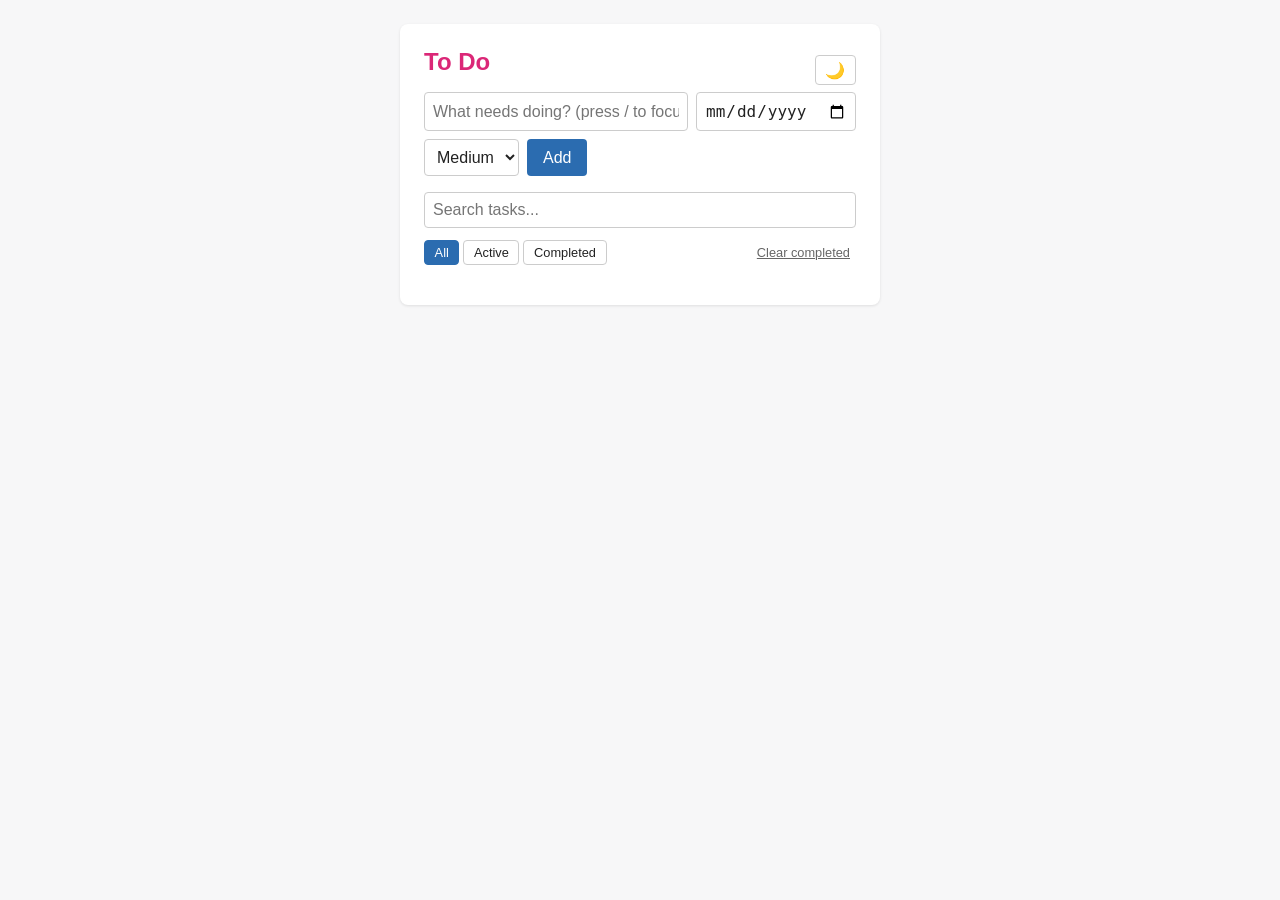
<file: index.html>
<!DOCTYPE html>
<html lang="en">
<head>
<meta charset="UTF-8" />
<meta http-equiv="refresh" content="0; url=ToDo/index.html" />
<title>To-Do List</title>
</head>
<body>
<p>Redirecting to <a href="ToDo/index.html">the to-do app</a>...</p>
</body>
</html>
</file>
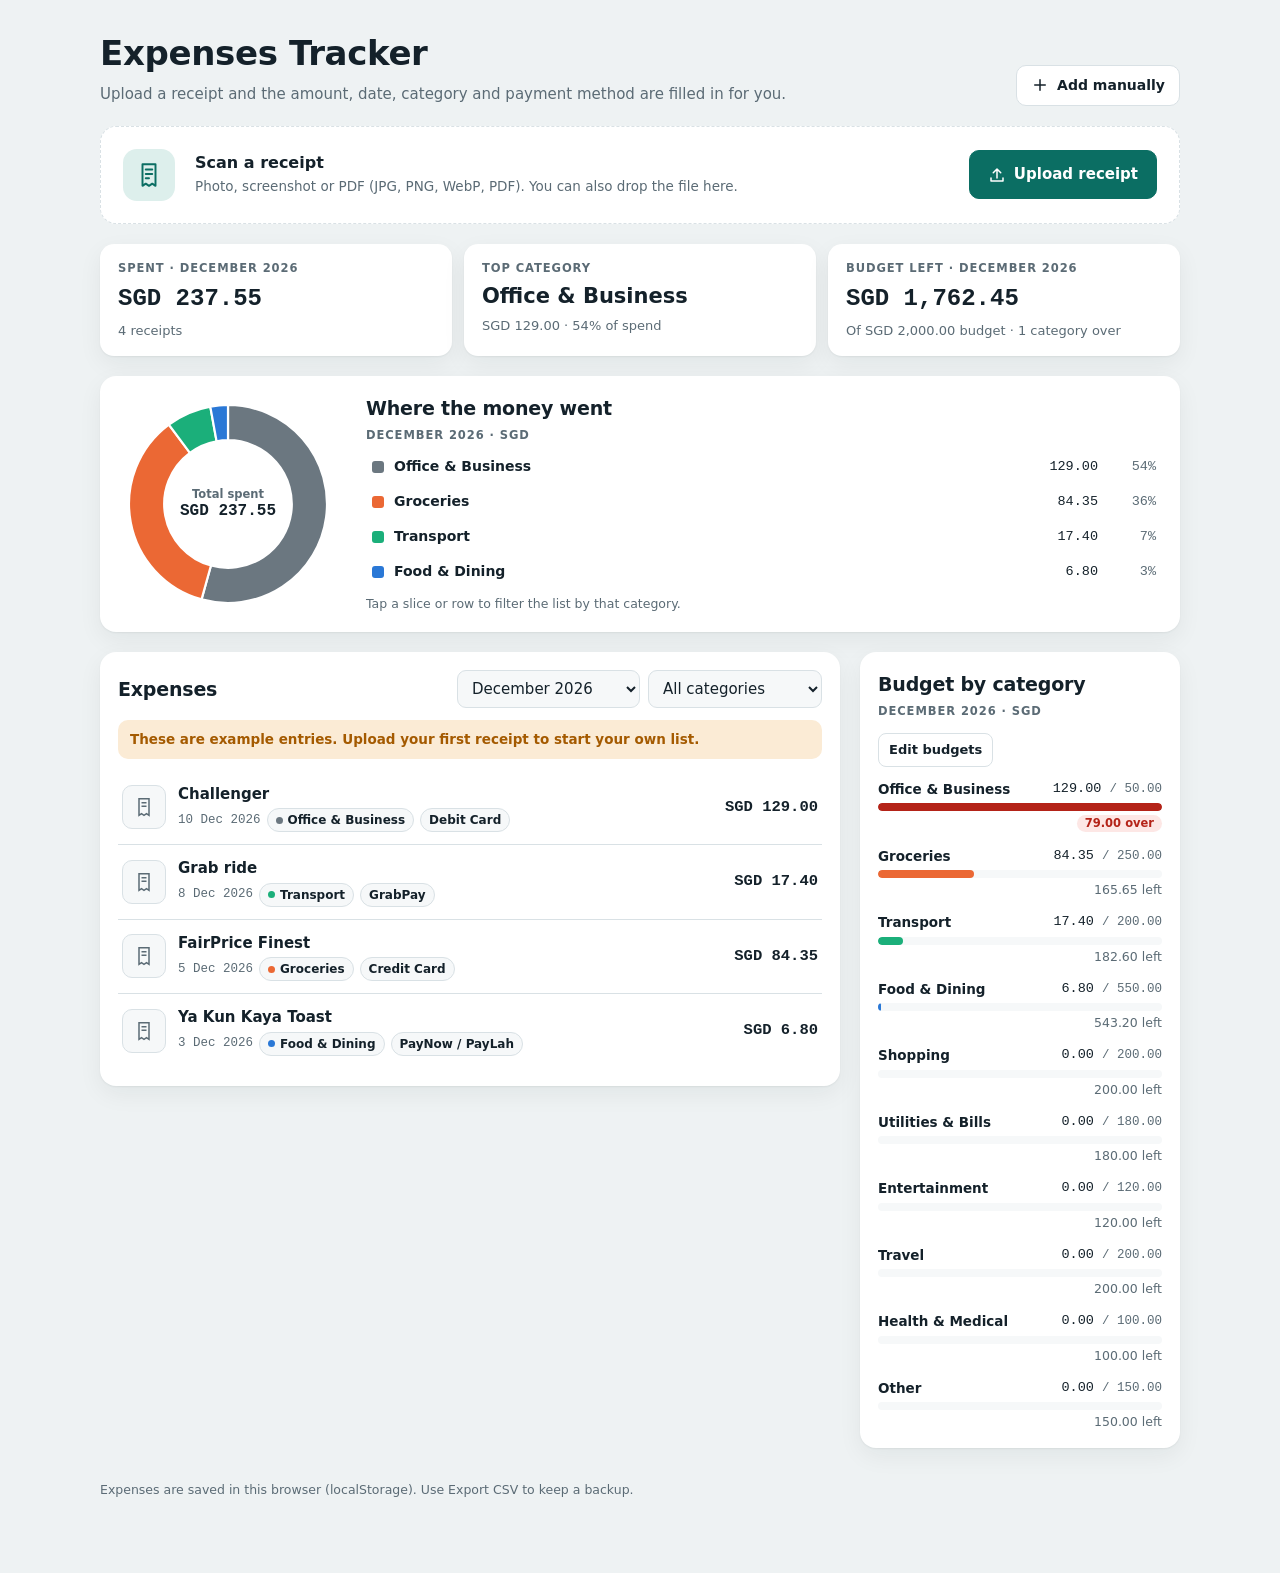
<file: ExpensesTracker/index.html>
<!doctype html>
<html lang="en">
<head>
<meta charset="utf-8">
<meta name="viewport" content="width=device-width,initial-scale=1,viewport-fit=cover">
<meta http-equiv="Content-Security-Policy" content="default-src 'self'; script-src 'self' https://cdn.jsdelivr.net https://cdnjs.cloudflare.com 'wasm-unsafe-eval'; worker-src 'self' blob:; connect-src 'self' https://cdn.jsdelivr.net https://cdnjs.cloudflare.com https://tessdata.projectnaptha.com data: blob:; img-src 'self' data: blob:; style-src 'self' 'unsafe-inline' https://fonts.googleapis.com; font-src https://fonts.gstatic.com; object-src 'none'; base-uri 'none'; form-action 'none'">
<title>Expenses Tracker</title>
<link rel="preconnect" href="https://fonts.googleapis.com">
<link rel="preconnect" href="https://fonts.gstatic.com" crossorigin>
<link rel="stylesheet" href="https://fonts.googleapis.com/css2?family=Bricolage+Grotesque:opsz,wght@12..96,600;12..96,700&family=Manrope:wght@400;500;600;700&family=IBM+Plex+Mono:wght@400;500;600&display=swap">
<link rel="stylesheet" href="style.css">
</head>
<body>
<div class="wrap">
  <header class="top">
    <div>
      <h1>Expenses Tracker</h1>
      <p>Upload a receipt and the amount, date, category and payment method are filled in for you.</p>
    </div>
    <div class="actions">
      <button class="btn" id="addManual" type="button">
        <svg viewBox="0 0 24 24" fill="none" stroke="currentColor" stroke-width="2" stroke-linecap="round"><path d="M12 5v14M5 12h14"/></svg>Add manually</button>
      <button class="btn" id="exportCsv" type="button" hidden>
        <svg viewBox="0 0 24 24" fill="none" stroke="currentColor" stroke-width="2" stroke-linecap="round" stroke-linejoin="round"><path d="M12 3v12m0 0l-4-4m4 4l4-4M4 17v3h16v-3"/></svg>Export CSV</button>
    </div>
  </header>

  <section class="drop" id="drop">
    <div class="icon"><svg viewBox="0 0 24 24" fill="none" stroke="currentColor" stroke-width="1.8" stroke-linecap="round" stroke-linejoin="round"><path d="M6 2h12v20l-3-2-3 2-3-2-3 2z"/><path d="M9 7h6M9 11h6M9 15h3"/></svg></div>
    <div class="txt">
      <strong>Scan a receipt</strong>
      <span id="dropHint">Photo, screenshot or PDF (JPG, PNG, WebP, PDF). You can also drop the file here.</span>
    </div>
    <label class="btn primary upload" for="fileInput">
      <svg viewBox="0 0 24 24" fill="none" stroke="currentColor" stroke-width="2" stroke-linecap="round" stroke-linejoin="round"><path d="M12 16V4m0 0L7 9m5-5l5 5M4 16v4h16v-4"/></svg>Upload receipt</label>
    <input type="file" id="fileInput" accept="image/jpeg,image/png,image/webp,image/gif,application/pdf,.pdf" hidden>
  </section>

  <section class="summary" id="summary"></section>

  <section class="panel pie-panel" aria-labelledby="pieTitle">
    <div class="pie-chart">
      <svg id="pieSvg" viewBox="0 0 200 200" role="img" aria-labelledby="pieTitle"></svg>
      <div class="pie-center" id="pieCenter" aria-hidden="true"></div>
    </div>
    <div class="pie-side">
      <div class="panel-head" style="margin-bottom:4px"><div><h2 id="pieTitle">Where the money went</h2><span class="label" id="piePeriod"></span></div></div>
      <div class="pie-legend" id="pieLegend"></div>
      <p class="note" style="margin:6px 0 0">Tap a slice or row to filter the list by that category.</p>
    </div>
  </section>

  <div class="grid2">
    <section class="panel">
      <div class="panel-head">
        <h2>Expenses</h2>
        <div class="filters">
          <select id="fMonth" aria-label="Filter by period"></select>
          <span class="range" id="rangeBox" hidden><input type="date" id="fFrom" aria-label="From date"><span class="note">to</span><input type="date" id="fTo" aria-label="To date"></span>
          <select id="fCat" aria-label="Filter by category"></select>
        </div>
      </div>
      <div id="exampleBanner" class="banner" hidden>These are example entries. Upload your first receipt to start your own list.</div>
      <div class="list" id="list"></div>
    </section>
    <aside class="panel">
      <div class="panel-head"><div><h2>Budget by category</h2><span class="label" id="catPeriod"></span></div><button class="btn small" type="button" data-editbudget>Edit budgets</button></div>
      <div class="cats" id="cats"></div>
    </aside>
  </div>
  <p class="note" id="storeNote"></p>
</div>

<div class="scrim" id="scrim" hidden>
  <div class="modal" role="dialog" aria-modal="true" aria-labelledby="mTitle">
    <div class="receipt-side">
      <div id="imgBox"></div>
      <div class="scan-state" id="scanState"></div>
      <div id="itemsBox"></div>
      <div id="ocrBox"></div>
    </div>
    <form class="form-side" id="form" novalidate>
      <h2 id="mTitle">Review expense</h2>
      <div class="form-grid">
        <div class="field full"><label for="iMerchant">Merchant</label><input type="text" id="iMerchant" placeholder="e.g. Toast Box"></div>
        <div class="field full"><label for="iAmount">Amount</label>
          <div class="amtwrap"><select id="iCurrency" aria-label="Currency"></select><input type="number" id="iAmount" step="0.01" min="0" inputmode="decimal" placeholder="0.00"></div></div>
        <div class="field"><label for="iDate">Date</label><input type="date" id="iDate"></div>
        <div class="field"><label for="iCategory">Category</label><select id="iCategory"></select></div>
        <div class="field"><label for="iPayment">Payment method</label><select id="iPayment"></select></div>
        <div class="field"><label for="iNote">Note</label><input type="text" id="iNote" placeholder="Optional"></div>
      </div>
      <div id="confirmBox"></div>
      <div class="modal-foot">
        <button type="button" class="btn danger ghost" id="delBtn" hidden>Delete</button>
        <span></span>
        <div class="actions">
          <button type="button" class="btn" id="cancelBtn">Cancel</button>
          <button type="submit" class="btn primary" id="saveBtn">Save expense</button>
        </div>
      </div>
    </form>
  </div>
</div>
<div class="scrim" id="bScrim" hidden>
  <form class="bmodal" id="bForm" role="dialog" aria-modal="true" aria-labelledby="bTitle" novalidate>
    <div class="panel-head" style="margin:0"><h2 id="bTitle">Monthly budgets</h2><span class="label">SGD per month</span></div>
    <p class="note" style="margin:0">Set how much you plan to spend in each category every month. Leave a category at 0 to skip it.</p>
    <div class="bgrid" id="bGrid"></div>
    <div class="btotal"><span>Total per month</span><span class="num" id="bTotal"></span></div>
    <div class="modal-foot">
      <button type="button" class="btn ghost" id="bSuggest">Use suggested budget (S$2,000)</button>
      <div class="actions"><button type="button" class="btn" id="bCancel">Cancel</button><button type="submit" class="btn primary">Save budgets</button></div>
    </div>
  </form>
</div>
<div class="toast" id="toast" hidden></div>

<script src="app.js"></script>
</body>
</html>
</file>
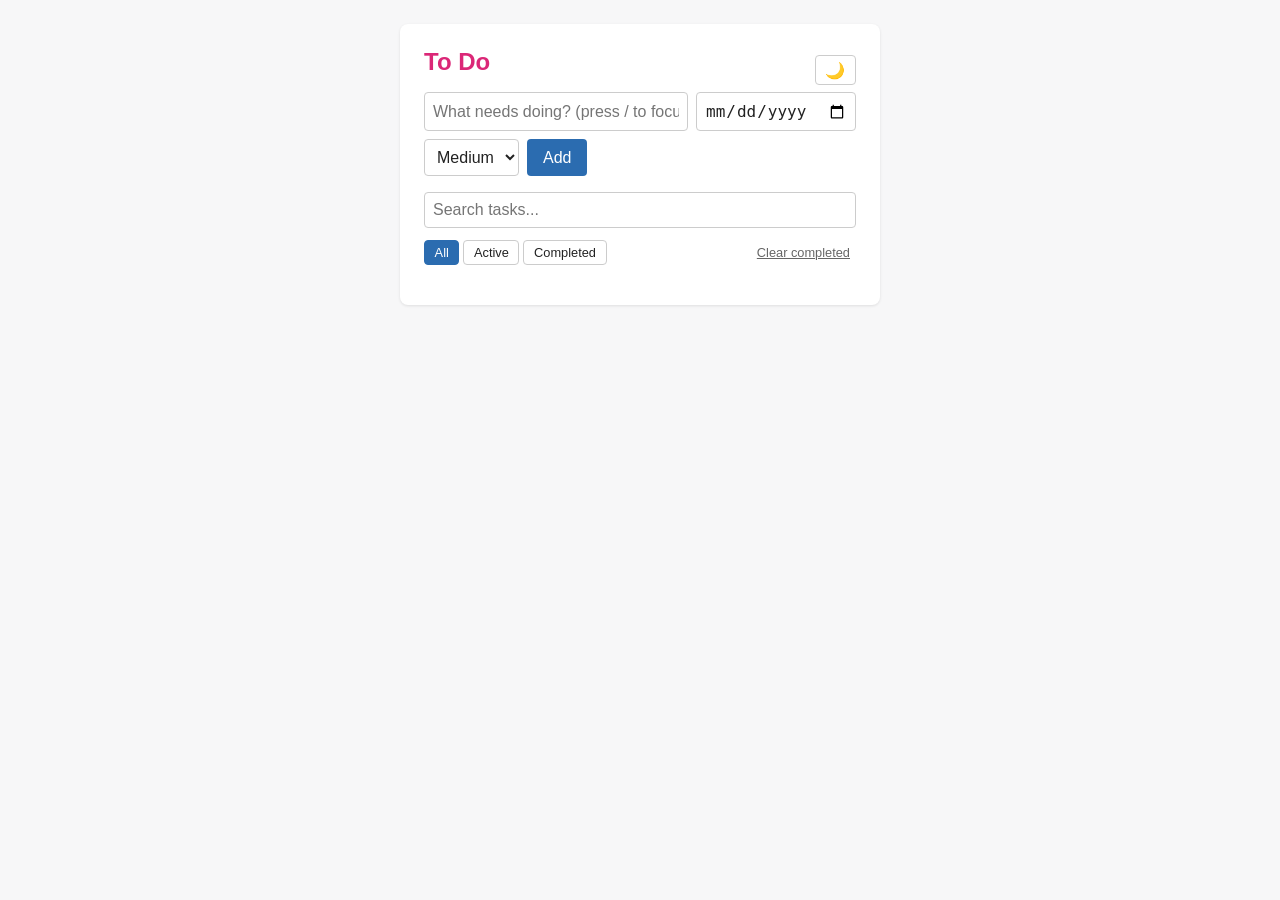
<file: ToDo/index.html>
<!doctype html>
<html lang="en">
<head>
  <meta charset="UTF-8">
  <meta http-equiv="Content-Security-Policy" content="default-src 'self'; script-src 'self'; style-src 'self' 'unsafe-inline'">
  <title>To Do</title>
  <link rel="stylesheet" href="style.css">
</head>
<body>
  <main>
    <div class="header-row">
      <h1>To Do</h1>
      <button type="button" id="theme-toggle" aria-label="Toggle dark mode">🌙</button>
    </div>
    <form id="add-form">
      <input type="text" id="task-input" placeholder="What needs doing? (press / to focus)" autocomplete="off">
      <input type="date" id="due-date-input">
      <select id="priority-input">
        <option value="low">Low</option>
        <option value="medium" selected>Medium</option>
        <option value="high">High</option>
      </select>
      <button type="submit">Add</button>
    </form>
    <div class="filter-row">
      <input type="text" id="search-input" placeholder="Search tasks..." autocomplete="off">
    </div>
    <div class="filter-row">
      <div id="filters">
        <button type="button" class="filter-btn active" data-filter="all">All</button>
        <button type="button" class="filter-btn" data-filter="active">Active</button>
        <button type="button" class="filter-btn" data-filter="completed">Completed</button>
      </div>
      <button type="button" id="clear-completed">Clear completed</button>
    </div>
    <ul id="task-list"></ul>
    <p id="count"></p>
  </main>
  <script src="app.js"></script>
</body>
</html>
</file>
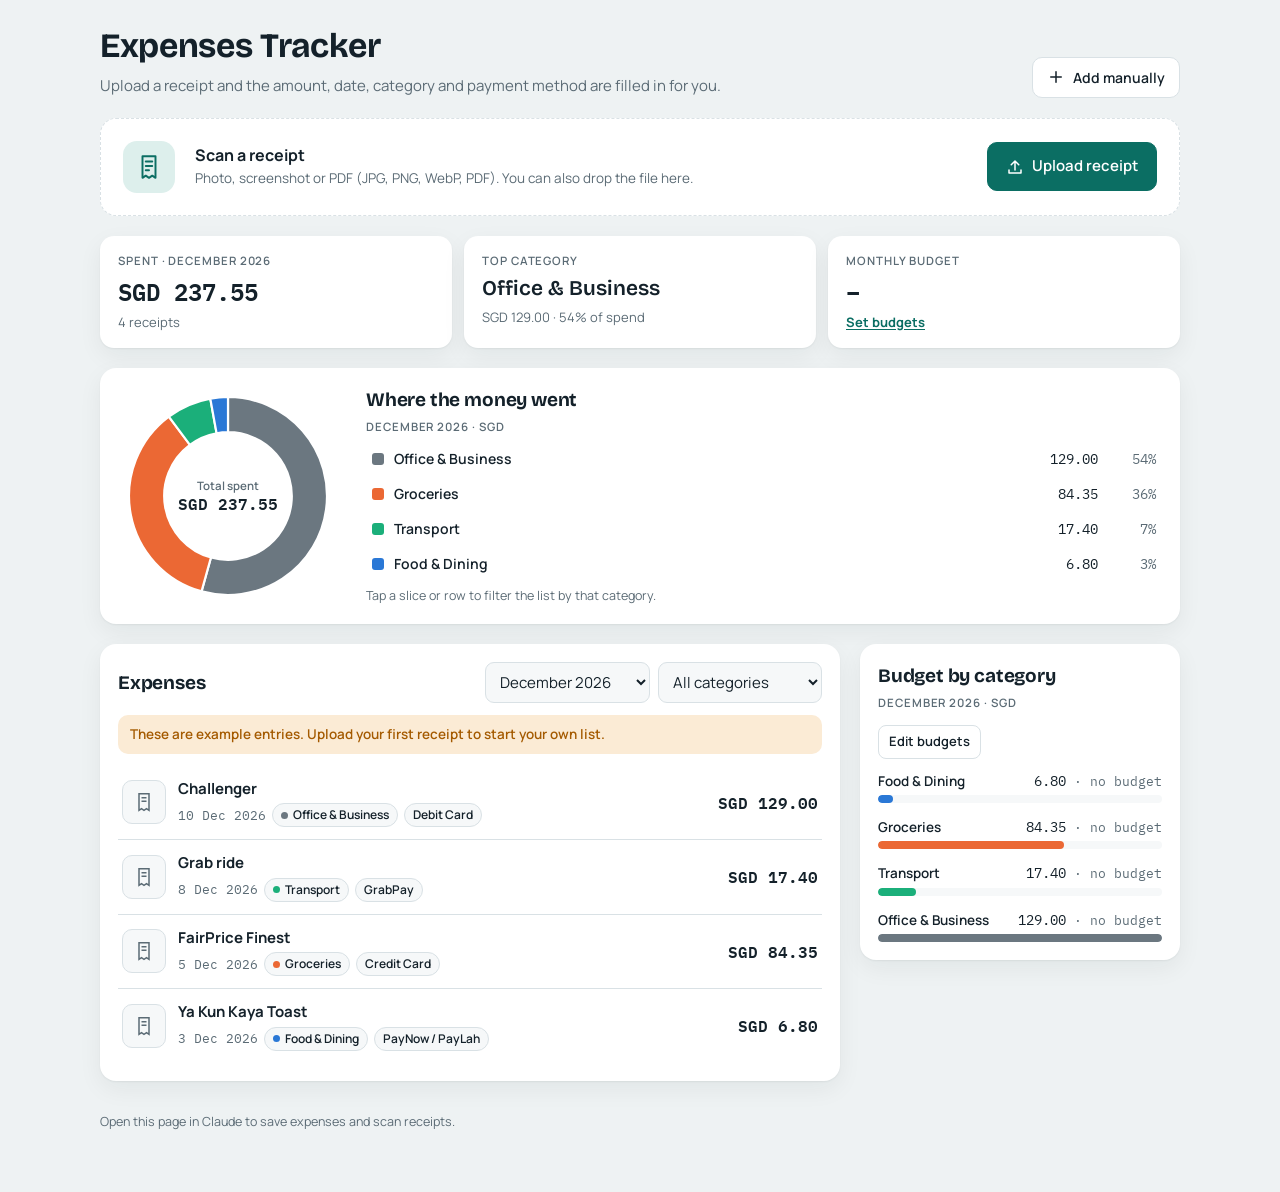
<file: ExpensesTracker/artifact-export.html>
<!doctype html><html><head><meta charset=utf8><meta name=viewport content="width=device-width,initial-scale=1,viewport-fit=cover"><style>:root{color-scheme:light;box-sizing:border-box;padding-top:env(safe-area-inset-top,0px);padding-bottom:env(safe-area-inset-bottom,0px)}html{scroll-padding-top:env(safe-area-inset-top,0px)}body{margin:0;padding:0;font:14px -apple-system,BlinkMacSystemFont,sans-serif;background:#faf9f5;color:#141413}img{max-width:100%}[hidden]:not([hidden=until-found i]){display:none!important}</style></head><body>
<title>Expenses Tracker</title>
<link rel="preconnect" href="https://fonts.googleapis.com">
<link rel="preconnect" href="https://fonts.gstatic.com" crossorigin>
<link rel="stylesheet" href="https://fonts.googleapis.com/css2?family=Bricolage+Grotesque:opsz,wght@12..96,600;12..96,700&family=Manrope:wght@400;500;600;700&family=IBM+Plex+Mono:wght@400;500;600&display=swap">
<style>
:root{
  --bg:#EEF2F3; --surface:#FFFFFF; --surface-2:#F6F8F9; --ink:#14212A; --muted:#5B6B75; --line:#D9E1E5;
  --accent:#0B6E63; --accent-ink:#FFFFFF; --accent-soft:#DDEFEC; --warn:#A45A00; --warn-soft:#FBEBD5;
  --danger:#B42318; --danger-soft:#FDE7E5; --paper:#FFFFFF; --paper-edge:#E3E8EA;
  --c1:#2a78d6; --c2:#eb6834; --c3:#1baf7a; --c4:#eda100; --c5:#e87ba4; --c6:#008300; --c7:#4a3aa7; --c8:#e34948; --c9:#6b7780; --c10:#a3aab0;
  --shadow:0 1px 2px rgba(20,33,42,.06),0 8px 24px rgba(20,33,42,.06);
  --display:"Bricolage Grotesque",ui-sans-serif,system-ui,sans-serif;
  --body:"Manrope",ui-sans-serif,system-ui,-apple-system,"Segoe UI",sans-serif;
  --mono:"IBM Plex Mono",ui-monospace,SFMono-Regular,Menlo,monospace;
}
@media (prefers-color-scheme:dark){:root:not([data-theme="light"]){
  color-scheme:dark;
  --bg:#0F171C; --surface:#172229; --surface-2:#1D2A32; --ink:#E6EDF0; --muted:#95A6AF; --line:#2A3942;
  --accent:#3FB8A6; --accent-ink:#06201C; --accent-soft:#163A36; --warn:#F0B35A; --warn-soft:#3A2A12;
  --danger:#F2877D; --danger-soft:#3B1C1A; --paper:#1F2D35; --paper-edge:#2E3F48;
  --c1:#3987e5; --c2:#d95926; --c3:#199e70; --c4:#c98500; --c5:#d55181; --c6:#008300; --c7:#9085e9; --c8:#e66767; --c9:#8b98a1; --c10:#5f6b73;
  --shadow:0 1px 2px rgba(0,0,0,.3),0 8px 24px rgba(0,0,0,.25);
}}
:root[data-theme="dark"]{
  color-scheme:dark;
  --bg:#0F171C; --surface:#172229; --surface-2:#1D2A32; --ink:#E6EDF0; --muted:#95A6AF; --line:#2A3942;
  --accent:#3FB8A6; --accent-ink:#06201C; --accent-soft:#163A36; --warn:#F0B35A; --warn-soft:#3A2A12;
  --danger:#F2877D; --danger-soft:#3B1C1A; --paper:#1F2D35; --paper-edge:#2E3F48;
  --c1:#3987e5; --c2:#d95926; --c3:#199e70; --c4:#c98500; --c5:#d55181; --c6:#008300; --c7:#9085e9; --c8:#e66767; --c9:#8b98a1; --c10:#5f6b73;
  --shadow:0 1px 2px rgba(0,0,0,.3),0 8px 24px rgba(0,0,0,.25);
}
*{box-sizing:border-box}
[hidden]{display:none!important}
body{background:var(--bg);color:var(--ink);font:15px/1.5 var(--body);padding-inline:16px;padding-block:20px 48px}
.wrap{max-width:1080px;margin:0 auto;display:flex;flex-direction:column;gap:20px}
h1,h2,h3{font-family:var(--display);margin:0;text-wrap:balance;letter-spacing:-.01em}
h1{font-size:clamp(26px,4vw,34px)}
h2{font-size:19px}
.num{font-family:var(--mono);font-variant-numeric:tabular-nums}
.label{font-size:11.5px;text-transform:uppercase;letter-spacing:.08em;color:var(--muted);font-weight:600}
button,input,select{font:inherit;color:inherit}
button{cursor:pointer}
:focus-visible{outline:2px solid var(--accent);outline-offset:2px}
.btn{display:inline-flex;align-items:center;gap:8px;border:1px solid var(--line);background:var(--surface);padding:9px 14px;border-radius:10px;font-weight:600;font-size:14px}
.btn:hover{border-color:var(--muted)}
.btn.primary{background:var(--accent);border-color:var(--accent);color:var(--accent-ink)}
.btn.primary:hover{filter:brightness(1.08)}
.btn.ghost{border-color:transparent;background:transparent}
.btn.danger{color:var(--danger)}
.btn.small{padding:6px 10px;font-size:13px;border-radius:8px}
.btn svg{width:18px;height:18px;flex:none}

header.top{display:flex;flex-wrap:wrap;align-items:flex-end;justify-content:space-between;gap:16px}
header.top p{margin:4px 0 0;color:var(--muted)}
.actions{display:flex;gap:8px;flex-wrap:wrap}

/* Upload zone */
.drop{border:1.5px dashed var(--line);background:var(--surface);border-radius:16px;padding:22px;display:flex;align-items:center;gap:20px;flex-wrap:wrap;transition:border-color .15s,background .15s}
.drop.over{border-color:var(--accent);background:var(--accent-soft)}
.drop .icon{width:52px;height:52px;border-radius:14px;background:var(--accent-soft);color:var(--accent);display:grid;place-items:center;flex:none}
.drop .icon svg{width:26px;height:26px}
.drop .txt{flex:1 1 240px}
.drop .txt strong{display:block;font-size:16px}
.drop .txt span{color:var(--muted);font-size:13.5px}
.btn.upload{padding:12px 18px;font-size:15px}

/* Summary */
.summary{display:grid;grid-template-columns:repeat(3,minmax(0,1fr));gap:12px}
.stat{background:var(--surface);border-radius:14px;padding:16px 18px;box-shadow:var(--shadow);display:flex;flex-direction:column;gap:4px}
.stat .big{font-family:var(--mono);font-size:24px;font-weight:600;font-variant-numeric:tabular-nums}
.stat .sub{color:var(--muted);font-size:13px}
@media (max-width:720px){.summary{grid-template-columns:1fr}}

.grid2{display:grid;grid-template-columns:minmax(0,1fr) 320px;gap:20px;align-items:start}
@media (max-width:880px){.grid2{grid-template-columns:1fr}}
.panel{background:var(--surface);border-radius:16px;box-shadow:var(--shadow);padding:18px}
.panel-head{display:flex;justify-content:space-between;align-items:center;gap:12px;flex-wrap:wrap;margin-bottom:12px}
.filters{display:flex;gap:8px;flex-wrap:wrap}
select,input[type=text],input[type=number],input[type=date]{background:var(--surface-2);border:1px solid var(--line);border-radius:9px;padding:8px 10px;min-width:0}
select:focus,input:focus{border-color:var(--accent);outline:none}

.range{display:inline-flex;gap:6px;align-items:center;flex-wrap:wrap}
.range input{width:150px}
.pie-panel{display:grid;grid-template-columns:220px minmax(0,1fr);gap:28px;align-items:center}
@media (max-width:640px){.pie-panel{grid-template-columns:1fr;justify-items:center}.pie-side{width:100%}}
.pie-chart{position:relative;width:220px;max-width:100%;aspect-ratio:1}
.pie-chart svg{width:100%;height:100%;display:block;overflow:visible}
.pie-chart path{cursor:pointer;stroke:var(--surface);stroke-width:2;transition:opacity .15s,transform .15s;transform-origin:100px 100px}
.pie-chart path.dim{opacity:.3}
.pie-chart path.hot{transform:scale(1.035)}
.pie-center{position:absolute;inset:0;display:flex;flex-direction:column;align-items:center;justify-content:center;text-align:center;pointer-events:none;padding:0 54px}
.pie-center .v{font-family:var(--mono);font-weight:600;font-size:16px;font-variant-numeric:tabular-nums;line-height:1.2}
.pie-center .k{font-size:11.5px;color:var(--muted);font-weight:600;line-height:1.25}
.pie-legend{display:flex;flex-direction:column}
.lg{display:grid;grid-template-columns:12px minmax(0,1fr) auto 48px;gap:10px;align-items:center;padding:7px 6px;border:0;background:none;text-align:left;border-radius:8px;width:100%}
.lg:hover,.lg.hot{background:var(--surface-2)}
.lg.sel{background:var(--accent-soft)}
.lg .sw{width:12px;height:12px;border-radius:3px}
.lg .nm{font-weight:600;font-size:14px;white-space:nowrap;overflow:hidden;text-overflow:ellipsis}
.lg .am,.lg .pc{font-family:var(--mono);font-variant-numeric:tabular-nums;font-size:13.5px;text-align:right}
.lg .pc{color:var(--muted)}
.banner{background:var(--warn-soft);color:var(--warn);border-radius:10px;padding:9px 12px;font-size:13.5px;font-weight:600;margin-bottom:12px}

/* List */
.list{display:flex;flex-direction:column}
.row{display:grid;grid-template-columns:44px minmax(0,1fr) auto;gap:12px;align-items:center;padding:12px 4px;border-top:1px solid var(--line)}
.row:first-child{border-top:0}
.thumb{width:44px;height:44px;border-radius:10px;background:var(--surface-2);border:1px solid var(--line);object-fit:cover;display:grid;place-items:center;color:var(--muted)}
.thumb svg{width:20px;height:20px}
.row .main{min-width:0}
.row .merchant{font-weight:700;white-space:nowrap;overflow:hidden;text-overflow:ellipsis}
.meta{display:flex;flex-wrap:wrap;gap:6px;align-items:center;margin-top:3px;font-size:12.5px;color:var(--muted)}
.chip{display:inline-flex;align-items:center;gap:5px;padding:2px 8px;border-radius:999px;background:var(--surface-2);border:1px solid var(--line);font-size:12px;color:var(--ink);font-weight:600}
.chip .dot{width:7px;height:7px;border-radius:50%}
.row .right{text-align:right;display:flex;flex-direction:column;align-items:flex-end;gap:4px}
.row .amt{font-family:var(--mono);font-weight:600;font-size:15.5px;font-variant-numeric:tabular-nums;white-space:nowrap}
.row .rowbtns{display:flex;gap:2px}
.empty{color:var(--muted);text-align:center;padding:28px 8px}

/* Category breakdown */
.cats{display:flex;flex-direction:column;gap:14px}
.cat{display:flex;flex-direction:column;gap:4px}
.cat .top{display:flex;justify-content:space-between;gap:8px;font-size:13.5px}
.cat .top b{font-weight:600}
.bar{height:8px;border-radius:99px;background:var(--surface-2);overflow:hidden}
.bar i{display:block;height:100%;border-radius:99px}

/* Modal */
.scrim{position:fixed;inset:0;background:rgba(10,18,24,.5);display:flex;align-items:flex-start;justify-content:center;padding:max(24px,env(safe-area-inset-top,0px)) 16px 24px;overflow-y:auto;z-index:20}
.modal{background:var(--surface);border-radius:18px;width:100%;max-width:820px;box-shadow:0 20px 60px rgba(0,0,0,.3);display:grid;grid-template-columns:300px minmax(0,1fr);overflow:hidden}
@media (max-width:760px){.modal{grid-template-columns:1fr}}
.receipt-side{background:var(--surface-2);padding:18px;display:flex;flex-direction:column;gap:12px;border-right:1px solid var(--line)}
.receipt-side img{width:100%;max-height:420px;object-fit:contain;border-radius:10px;background:var(--paper);border:1px solid var(--paper-edge)}
.noimg{border:1px dashed var(--line);border-radius:10px;padding:30px 12px;text-align:center;color:var(--muted);font-size:13px}
.scan-state{display:flex;align-items:center;gap:10px;font-size:13.5px;font-weight:600}
.scan-state.ok{color:var(--accent)} .scan-state.err{color:var(--danger)} .scan-state.busy{color:var(--muted)}
.spinner{width:16px;height:16px;border-radius:50%;border:2px solid var(--line);border-top-color:var(--accent);animation:spin .8s linear infinite;flex:none}
@keyframes spin{to{transform:rotate(360deg)}}
.scanline{position:relative;overflow:hidden;border-radius:10px}
.scanline::after{content:"";position:absolute;left:0;right:0;height:40px;top:-40px;background:linear-gradient(180deg,transparent,color-mix(in srgb,var(--accent) 35%,transparent),transparent);animation:scan 1.6s ease-in-out infinite}
@keyframes scan{to{top:100%}}
@media (prefers-reduced-motion:reduce){.spinner,.scanline::after{animation:none}}
.form-side{padding:20px;display:flex;flex-direction:column;gap:14px}
.form-grid{display:grid;grid-template-columns:1fr 1fr;gap:12px}
.form-grid .full{grid-column:1/-1}
@media (max-width:460px){.form-grid{grid-template-columns:1fr}}
.field{display:flex;flex-direction:column;gap:5px}
.field label{font-size:12.5px;font-weight:600;color:var(--muted)}
.field input,.field select{width:100%}
.amtwrap{display:grid;grid-template-columns:86px minmax(0,1fr);gap:6px}
.amtwrap input{font-family:var(--mono)}
.field.flag input,.field.flag select{border-color:var(--warn);background:var(--warn-soft)}
.items{font-size:12.5px;color:var(--muted);background:var(--surface-2);border-radius:10px;padding:10px 12px;max-height:150px;overflow:auto}
.items div{display:flex;justify-content:space-between;gap:10px}
.ocr summary{cursor:pointer;font-size:13px;font-weight:600}
.ocr pre{margin:8px 0 0;font:12px/1.45 var(--mono);white-space:pre-wrap;word-break:break-word;background:var(--paper);border:1px solid var(--paper-edge);border-radius:10px;padding:10px;max-height:220px;overflow:auto}
.bmodal{background:var(--surface);border-radius:18px;width:100%;max-width:520px;box-shadow:0 20px 60px rgba(0,0,0,.3);padding:20px;display:flex;flex-direction:column;gap:14px}
.bgrid{display:grid;grid-template-columns:minmax(0,1fr) 130px;gap:8px 12px;align-items:center}
.bgrid label{display:flex;align-items:center;gap:8px;font-weight:600;font-size:14px}
.bgrid label .dot{width:9px;height:9px;border-radius:50%;flex:none}
.bgrid input{font-family:var(--mono);text-align:right;width:100%}
.btotal{display:flex;justify-content:space-between;border-top:1px solid var(--line);padding-top:10px;font-weight:700}
.catfoot{display:flex;justify-content:flex-end;font-size:12px;line-height:1.3}
.pill{font-size:11.5px;font-weight:700;padding:1px 8px;border-radius:999px}
.pill.over{background:var(--danger-soft);color:var(--danger)}
.pill.near{background:var(--warn-soft);color:var(--warn)}
.linkbtn{background:none;border:0;padding:0;color:var(--accent);font-weight:700;text-decoration:underline;text-underline-offset:2px}
.modal-foot{display:flex;justify-content:space-between;gap:8px;flex-wrap:wrap;margin-top:4px}
.confirm{background:var(--danger-soft);color:var(--danger);border-radius:10px;padding:10px 12px;font-size:13.5px;display:flex;gap:8px;align-items:center;flex-wrap:wrap;justify-content:space-between}

.toast{position:fixed;left:50%;bottom:calc(20px + env(safe-area-inset-bottom,0px));transform:translateX(-50%);background:var(--ink);color:var(--bg);padding:10px 16px;border-radius:10px;font-weight:600;font-size:14px;z-index:40;box-shadow:var(--shadow)}
.note{font-size:12.5px;color:var(--muted)}
</style>

<div class="wrap">
  <header class="top">
    <div>
      <h1>Expenses Tracker</h1>
      <p>Upload a receipt and the amount, date, category and payment method are filled in for you.</p>
    </div>
    <div class="actions">
      <button class="btn" id="addManual" type="button">
        <svg viewBox="0 0 24 24" fill="none" stroke="currentColor" stroke-width="2" stroke-linecap="round"><path d="M12 5v14M5 12h14"/></svg>Add manually</button>
      <button class="btn" id="exportCsv" type="button" hidden>
        <svg viewBox="0 0 24 24" fill="none" stroke="currentColor" stroke-width="2" stroke-linecap="round" stroke-linejoin="round"><path d="M12 3v12m0 0l-4-4m4 4l4-4M4 17v3h16v-3"/></svg>Export CSV</button>
    </div>
  </header>

  <section class="drop" id="drop">
    <div class="icon"><svg viewBox="0 0 24 24" fill="none" stroke="currentColor" stroke-width="1.8" stroke-linecap="round" stroke-linejoin="round"><path d="M6 2h12v20l-3-2-3 2-3-2-3 2z"/><path d="M9 7h6M9 11h6M9 15h3"/></svg></div>
    <div class="txt">
      <strong>Scan a receipt</strong>
      <span id="dropHint">Photo, screenshot or PDF (JPG, PNG, WebP, PDF). You can also drop the file here.</span>
    </div>
    <label class="btn primary upload" for="fileInput">
      <svg viewBox="0 0 24 24" fill="none" stroke="currentColor" stroke-width="2" stroke-linecap="round" stroke-linejoin="round"><path d="M12 16V4m0 0L7 9m5-5l5 5M4 16v4h16v-4"/></svg>Upload receipt</label>
    <input type="file" id="fileInput" accept="image/jpeg,image/png,image/webp,image/gif,application/pdf,.pdf" hidden>
  </section>

  <section class="summary" id="summary"></section>

  <section class="panel pie-panel" aria-labelledby="pieTitle">
    <div class="pie-chart">
      <svg id="pieSvg" viewBox="0 0 200 200" role="img" aria-labelledby="pieTitle"></svg>
      <div class="pie-center" id="pieCenter" aria-hidden="true"></div>
    </div>
    <div class="pie-side">
      <div class="panel-head" style="margin-bottom:4px"><div><h2 id="pieTitle">Where the money went</h2><span class="label" id="piePeriod"></span></div></div>
      <div class="pie-legend" id="pieLegend"></div>
      <p class="note" style="margin:6px 0 0">Tap a slice or row to filter the list by that category.</p>
    </div>
  </section>

  <div class="grid2">
    <section class="panel">
      <div class="panel-head">
        <h2>Expenses</h2>
        <div class="filters">
          <select id="fMonth" aria-label="Filter by period"></select>
          <span class="range" id="rangeBox" hidden><input type="date" id="fFrom" aria-label="From date"><span class="note">to</span><input type="date" id="fTo" aria-label="To date"></span>
          <select id="fCat" aria-label="Filter by category"></select>
        </div>
      </div>
      <div id="exampleBanner" class="banner" hidden>These are example entries. Upload your first receipt to start your own list.</div>
      <div class="list" id="list"></div>
    </section>
    <aside class="panel">
      <div class="panel-head"><div><h2>Budget by category</h2><span class="label" id="catPeriod"></span></div><button class="btn small" type="button" data-editbudget>Edit budgets</button></div>
      <div class="cats" id="cats"></div>
    </aside>
  </div>
  <p class="note" id="storeNote"></p>
</div>

<div class="scrim" id="scrim" hidden>
  <div class="modal" role="dialog" aria-modal="true" aria-labelledby="mTitle">
    <div class="receipt-side">
      <div id="imgBox"></div>
      <div class="scan-state" id="scanState"></div>
      <div id="itemsBox"></div>
      <div id="ocrBox"></div>
    </div>
    <form class="form-side" id="form" novalidate>
      <h2 id="mTitle">Review expense</h2>
      <div class="form-grid">
        <div class="field full"><label for="iMerchant">Merchant</label><input type="text" id="iMerchant" placeholder="e.g. Toast Box"></div>
        <div class="field full"><label for="iAmount">Amount</label>
          <div class="amtwrap"><select id="iCurrency" aria-label="Currency"></select><input type="number" id="iAmount" step="0.01" min="0" inputmode="decimal" placeholder="0.00"></div></div>
        <div class="field"><label for="iDate">Date</label><input type="date" id="iDate"></div>
        <div class="field"><label for="iCategory">Category</label><select id="iCategory"></select></div>
        <div class="field"><label for="iPayment">Payment method</label><select id="iPayment"></select></div>
        <div class="field"><label for="iNote">Note</label><input type="text" id="iNote" placeholder="Optional"></div>
      </div>
      <div id="confirmBox"></div>
      <div class="modal-foot">
        <button type="button" class="btn danger ghost" id="delBtn" hidden>Delete</button>
        <span></span>
        <div class="actions">
          <button type="button" class="btn" id="cancelBtn">Cancel</button>
          <button type="submit" class="btn primary" id="saveBtn">Save expense</button>
        </div>
      </div>
    </form>
  </div>
</div>
<div class="scrim" id="bScrim" hidden>
  <form class="bmodal" id="bForm" role="dialog" aria-modal="true" aria-labelledby="bTitle" novalidate>
    <div class="panel-head" style="margin:0"><h2 id="bTitle">Monthly budgets</h2><span class="label">SGD per month</span></div>
    <p class="note" style="margin:0">Set how much you plan to spend in each category every month. Leave a category at 0 to skip it.</p>
    <div class="bgrid" id="bGrid"></div>
    <div class="btotal"><span>Total per month</span><span class="num" id="bTotal"></span></div>
    <div class="modal-foot">
      <button type="button" class="btn ghost" id="bSuggest">Use suggested budget (S$2,000)</button>
      <div class="actions"><button type="button" class="btn" id="bCancel">Cancel</button><button type="submit" class="btn primary">Save budgets</button></div>
    </div>
  </form>
</div>
<div class="toast" id="toast" hidden></div>

<script>
const CATEGORIES=["Food & Dining","Groceries","Transport","Shopping","Utilities & Bills","Entertainment","Travel","Health & Medical","Office & Business","Other"];
const PAYMENTS=["Cash","Credit Card","Debit Card","PayNow / PayLah","GrabPay","Apple Pay / Google Pay","NETS","Bank Transfer","Other"];
const CURRENCIES=["SGD","MYR","USD","EUR","GBP","AUD","JPY","IDR","THB","CNY","HKD","INR","NOK","CAD"];
const catColor=c=>`var(--c${(CATEGORIES.indexOf(c)+1)||10})`;
const $=id=>document.getElementById(id);
const esc=s=>String(s??"").replace(/[&<>"']/g,m=>({"&":"&amp;","<":"&lt;",">":"&gt;",'"':"&quot;","'":"&#39;"}[m]));
const today=()=>{const d=new Date();return new Date(d-d.getTimezoneOffset()*6e4).toISOString().slice(0,10)};
const fmt=(n,cur)=>{try{return new Intl.NumberFormat("en-SG",{style:"currency",currency:cur||"SGD",currencyDisplay:"code"}).format(n||0).replace(/ /g," ")}catch{return (cur||"")+" "+Number(n||0).toFixed(2)}};
const monthKey=d=>(d||"").slice(0,7);
const n2=n=>Number(n||0).toLocaleString("en-SG",{minimumFractionDigits:2,maximumFractionDigits:2});
const PRESETS=[["last7","Last 7 days"],["last30","Last 30 days"],["last90","Last 3 months"],["ytd","This year"],["all","All time"],["custom","Custom range…"]];
const addDays=(iso,n)=>{const d=new Date(iso+"T00:00");d.setDate(d.getDate()+n);return new Date(d-d.getTimezoneOffset()*6e4).toISOString().slice(0,10)};
function getRange(v){
  const t=today();const short=d=>new Date(d+"T00:00").toLocaleDateString("en-SG",{day:"numeric",month:"short",year:"numeric"});
  if(v==="all")return{all:true,label:"All time"};
  if(v==="last7")return{from:addDays(t,-6),to:t,label:"Last 7 days"};
  if(v==="last30")return{from:addDays(t,-29),to:t,label:"Last 30 days"};
  if(v==="last90")return{from:addDays(t,-89),to:t,label:"Last 3 months"};
  if(v==="ytd")return{from:t.slice(0,4)+"-01-01",to:t,label:"This year"};
  if(v==="custom"){let a=$("fFrom").value||t.slice(0,8)+"01",b=$("fTo").value||t;if(a>b)[a,b]=[b,a];return{from:a,to:b,label:short(a)+" – "+short(b)}}
  const [y,m]=v.split("-").map(Number);const last=new Date(y,m,0).getDate();
  return{from:`${v}-01`,to:`${v}-${String(last).padStart(2,"0")}`,label:monthName(v)};
}
// Share of monthly budgets covered by a date range: each day counts 1/(days in its month)
function budgetFactor(from,to){let f=0,d=from,n=0;while(d<=to&&n<4000){const [y,m]=d.split("-").map(Number);f+=1/new Date(y,m,0).getDate();d=addDays(d,1);n++}return f}
const monthName=k=>{if(!k)return"";const[y,m]=k.split("-");return new Date(+y,+m-1,1).toLocaleDateString("en-SG",{month:"long",year:"numeric"})};

function fill(sel,opts){sel.innerHTML=opts.map(o=>`<option value="${esc(o)}">${esc(o)}</option>`).join("")}
fill($("iCategory"),CATEGORIES);fill($("iPayment"),PAYMENTS);fill($("iCurrency"),CURRENCIES);

// Example rows, shown only until the first real expense exists
const ex=(o)=>({...o,example:true});
const d0=new Date();const ym=d0.toISOString().slice(0,7);const pm=new Date(d0.getFullYear(),d0.getMonth()-1,15).toISOString().slice(0,7);
const EXAMPLES=[
  ex({id:"e1",merchant:"Ya Kun Kaya Toast",amount:6.8,currency:"SGD",date:ym+"-03",category:"Food & Dining",payment:"PayNow / PayLah"}),
  ex({id:"e2",merchant:"FairPrice Finest",amount:84.35,currency:"SGD",date:ym+"-05",category:"Groceries",payment:"Credit Card"}),
  ex({id:"e3",merchant:"Grab ride",amount:17.4,currency:"SGD",date:ym+"-08",category:"Transport",payment:"GrabPay"}),
  ex({id:"e4",merchant:"Challenger",amount:129,currency:"SGD",date:ym+"-10",category:"Office & Business",payment:"Debit Card"}),
  ex({id:"e5",merchant:"Guardian Pharmacy",amount:22.9,currency:"SGD",date:pm+"-21",category:"Health & Medical",payment:"NETS"}),
];

let db=null, sample=null, downloads=null, canImages=false, maxImages=1;
let items=[]; let usingExamples=true;
let budgets={currency:"SGD",byCategory:{}}; let currentOcr=""; let editing=null; let currentFile=null; let currentThumb=null; let scanAbort=null;

// ---- Render ----
function render(){
  const data=usingExamples?EXAMPLES:items;
  $("exampleBanner").hidden=!usingExamples;
  $("exportCsv").hidden=usingExamples||!downloads;
  // month filter options
  const months=[...new Set([today().slice(0,7),...data.map(e=>monthKey(e.date)).filter(Boolean)])].sort().reverse();
  const fm=$("fMonth"),fc=$("fCat");const curM=fm.value,curC=fc.value;
  fm.innerHTML=`<optgroup label="Quick ranges">`+PRESETS.map(([v,l])=>`<option value="${v}">${l}</option>`).join("")+`</optgroup><optgroup label="Month">`+months.map(m=>`<option value="${m}">${esc(monthName(m))}</option>`).join("")+`</optgroup>`;
  fm.value=(curM&&(PRESETS.some(p=>p[0]===curM)||months.includes(curM)))?curM:today().slice(0,7);
  fc.innerHTML=`<option value="all">All categories</option>`+CATEGORIES.map(c=>`<option>${esc(c)}</option>`).join("");
  fc.value=curC||"all";
  const C=fc.value;
  const R=getRange(fm.value);
  $("rangeBox").hidden=fm.value!=="custom";
  const inMonth=data.filter(e=>R.all||(e.date&&e.date>=R.from&&e.date<=R.to));
  const shown=inMonth.filter(e=>C==="all"||e.category===C).sort((a,b)=>(b.date||"").localeCompare(a.date||"")||(b.createdAt||0)-(a.createdAt||0));

  // main currency = most frequent
  const cc={};inMonth.forEach(e=>cc[e.currency||"SGD"]=(cc[e.currency||"SGD"]||0)+1);
  const main=Object.keys(cc).sort((a,b)=>cc[b]-cc[a])[0]||"SGD";
  const mainRows=inMonth.filter(e=>(e.currency||"SGD")===main);
  const total=mainRows.reduce((s,e)=>s+(+e.amount||0),0);
  const others=Object.keys(cc).filter(c=>c!==main);
  const byCat={};mainRows.forEach(e=>byCat[e.category||"Other"]=(byCat[e.category||"Other"]||0)+(+e.amount||0));
  const topCat=Object.keys(byCat).sort((a,b)=>byCat[b]-byCat[a])[0];
  const period=R.label;
  // budgets (monthly, compared against spend in the budget currency)
  const bc=budgets.currency||"SGD";
  const bRows=inMonth.filter(e=>(e.currency||"SGD")===bc);
  const spentBy={};bRows.forEach(e=>spentBy[e.category||"Other"]=(spentBy[e.category||"Other"]||0)+(+e.amount||0));
  const B0=budgets.byCategory||{};const f=R.all?1:budgetFactor(R.from,R.to);const monthly=!R.all;
  const B={};CATEGORIES.forEach(c=>B[c]=(+B0[c]||0)*f);
  const bTotal=CATEGORIES.reduce((s,c)=>s+B[c],0);
  const bSpent=bRows.reduce((s,e)=>s+(+e.amount||0),0);
  const left=bTotal-bSpent;
  const overCats=CATEGORIES.filter(c=>+B[c]>0&&(spentBy[c]||0)>+B[c]);
  const budgetStat=!bTotal?`<div class="stat"><span class="label">Monthly budget</span><span class="big">–</span><span class="sub"><button class="linkbtn" type="button" data-editbudget>Set budgets</button></span></div>`
    :monthly?`<div class="stat"><span class="label">Budget left · ${esc(period)}</span><span class="big" style="color:${left<0?"var(--danger)":"inherit"}">${left<0?"−":""}${fmt(Math.abs(left),bc)}</span><span class="sub">${left<0?"Over":"Of"} ${fmt(bTotal,bc)} budget${Math.abs(f-1)>.001?` (prorated)`:""}${overCats.length?` · ${overCats.length} categor${overCats.length===1?"y":"ies"} over`:""}</span></div>`
    :`<div class="stat"><span class="label">Monthly budget</span><span class="big">${fmt(bTotal,bc)}</span><span class="sub">Pick a month or date range to compare spend with budget</span></div>`;
  $("summary").innerHTML=`
    <div class="stat"><span class="label">Spent · ${esc(period)}</span><span class="big">${fmt(total,main)}</span><span class="sub">${inMonth.length} receipt${inMonth.length===1?"":"s"}${others.length?` · plus ${others.map(c=>esc(fmt(inMonth.filter(e=>e.currency===c).reduce((s,e)=>s+(+e.amount||0),0),c))).join(", ")}`:""}</span></div>
    <div class="stat"><span class="label">Top category</span><span class="big" style="font-family:var(--display);font-size:21px">${esc(topCat||"–")}</span><span class="sub">${topCat?fmt(byCat[topCat],main)+" · "+Math.round(byCat[topCat]/total*100)+"% of spend":"No expenses yet"}</span></div>
    ${budgetStat}`;

  // category budget bars
  $("catPeriod").textContent=period+" · "+bc+(monthly&&Math.abs(f-1)>.001?" · budgets prorated":"");
  const rowsC=CATEGORIES.filter(c=>+B[c]>0||spentBy[c]).sort((a,b)=>{const ra=+B[a]?(spentBy[a]||0)/B[a]:(spentBy[a]?9:0),rb=+B[b]?(spentBy[b]||0)/B[b]:(spentBy[b]?9:0);return rb-ra});
  const maxSpend=Math.max(...rowsC.map(c=>spentBy[c]||0),1);
  $("cats").innerHTML=rowsC.length?rowsC.map(c=>{
    const sp=spentBy[c]||0,bu=+B[c]||0;
    if(!monthly||!bu){return `<div class="cat"><div class="top"><b>${esc(c)}</b><span class="num">${n2(sp)}${bu?"":` <span class="note">· no budget</span>`}</span></div><div class="bar"><i style="width:${(sp/maxSpend*100).toFixed(1)}%;background:${catColor(c)}"></i></div></div>`}
    const pct=sp/bu,state=pct>=1?"over":pct>=.8?"near":"ok";
    const col=state==="over"?"var(--danger)":state==="near"?"var(--warn)":catColor(c);
    const tail=state==="over"?`<span class="pill over">${n2(sp-bu)} over</span>`:state==="near"?`<span class="pill near">${Math.round(pct*100)}% used · ${n2(bu-sp)} left</span>`:`<span class="note">${n2(bu-sp)} left</span>`;
    return `<div class="cat"><div class="top"><b>${esc(c)}</b><span class="num">${n2(sp)} <span class="note">/ ${n2(bu)}</span></span></div><div class="bar"><i style="width:${Math.min(100,pct*100).toFixed(1)}%;background:${col}"></i></div><div class="catfoot">${tail}</div></div>`;
  }).join(""):`<div class="empty">Nothing to show for this period.</div>`;

  renderPie(inMonth,period,C);

  // list
  const receiptIcon=`<svg viewBox="0 0 24 24" fill="none" stroke="currentColor" stroke-width="1.8"><path d="M6 2h12v20l-3-2-3 2-3-2-3 2z"/><path d="M9 7h6M9 11h6"/></svg>`;
  $("list").innerHTML=shown.length?shown.map(e=>`
    <div class="row">
      ${e.thumb?`<img class="thumb" src="${esc(e.thumb)}" alt="">`:`<div class="thumb">${receiptIcon}</div>`}
      <div class="main">
        <div class="merchant">${esc(e.merchant||"Unknown merchant")}</div>
        <div class="meta">
          <span class="num">${esc(fmtDate(e.date))}</span>
          <span class="chip"><span class="dot" style="background:${catColor(e.category)}"></span>${esc(e.category||"Other")}</span>
          <span class="chip">${esc(e.payment||"Other")}</span>
          ${e.note?`<span>${esc(e.note)}</span>`:""}
        </div>
      </div>
      <div class="right">
        <span class="amt">${fmt(e.amount,e.currency)}</span>
        ${e.example?"":`<button class="btn small ghost" data-edit="${esc(e.id)}" type="button">Edit</button>`}
      </div>
    </div>`).join(""):`<div class="empty">No expenses match these filters.</div>`;
}
function fmtDate(d){if(!d)return"No date";const t=new Date(d+"T00:00");return isNaN(t)?d:t.toLocaleDateString("en-SG",{day:"numeric",month:"short",year:"numeric"})}
$("fMonth").onchange=()=>{if($("fMonth").value==="custom"&&!$("fFrom").value){const t=today();$("fFrom").value=t.slice(0,8)+"01";$("fTo").value=t}render()};
$("fFrom").onchange=render;$("fTo").onchange=render;$("fCat").onchange=render;
$("list").addEventListener("click",e=>{const b=e.target.closest("[data-edit]");if(b){const it=items.find(x=>x.id===b.dataset.edit);if(it)openModal({entry:it})}});

// ---- Modal ----
function setForm(v){
  $("iMerchant").value=v.merchant||"";$("iAmount").value=v.amount!=null&&v.amount!==""?v.amount:"";
  $("iCurrency").value=CURRENCIES.includes(v.currency)?v.currency:"SGD";
  $("iDate").value=v.date||"";$("iCategory").value=CATEGORIES.includes(v.category)?v.category:"Other";
  $("iPayment").value=PAYMENTS.includes(v.payment)?v.payment:"Other";$("iNote").value=v.note||"";
}
function flag(ids){["iMerchant","iAmount","iDate","iCategory","iPayment"].forEach(id=>$(id).closest(".field").classList.toggle("flag",ids.includes(id)))}
function openModal({entry=null,file=null}={}){
  editing=entry;currentFile=file;currentThumb=entry?.thumb||null;
  $("confirmBox").innerHTML="";flag([]);$("itemsBox").innerHTML="";showOcrText(entry?.ocrText||"","saved");
  $("mTitle").textContent=entry?"Edit expense":file?"Review scanned receipt":"Add expense";
  $("delBtn").hidden=!entry;
  setForm(entry||{date:today(),currency:"SGD",category:"Food & Dining",payment:"Credit Card"});
  if(file){const url=URL.createObjectURL(file);$("imgBox").innerHTML=`<div class="scanline" id="scanWrap"><img src="${url}" alt="Uploaded receipt"></div>`}
  else if(currentThumb){$("imgBox").innerHTML=`<img src="${esc(currentThumb)}" alt="Receipt">`}
  else $("imgBox").innerHTML=`<div class="noimg">No receipt image</div>`;
  $("scanState").className="scan-state";$("scanState").innerHTML="";
  $("scrim").hidden=false;
  if(!file)setTimeout(()=>$("iMerchant").focus(),30);
}
function closeModal(){ocrProgress=null;if(scanAbort){scanAbort.abort();scanAbort=null}$("scrim").hidden=true;editing=null;currentFile=null;currentThumb=null}
$("cancelBtn").onclick=closeModal;
$("scrim").addEventListener("click",e=>{if(e.target===$("scrim"))closeModal()});
document.addEventListener("keydown",e=>{if(e.key==="Escape"&&!$("scrim").hidden)closeModal()});
$("addManual").onclick=()=>openModal();

$("delBtn").onclick=()=>{
  $("confirmBox").innerHTML=`<div class="confirm"><span>Delete this expense? This can't be undone.</span><span class="actions"><button type="button" class="btn small" id="cNo">Keep</button><button type="button" class="btn small primary" id="cYes" style="background:var(--danger);border-color:var(--danger)">Delete</button></span></div>`;
  $("cNo").onclick=()=>$("confirmBox").innerHTML="";
  $("cYes").onclick=async()=>{try{await db.collection("expenses").doc(editing.id).delete();toast("Expense deleted");closeModal()}catch(err){toast(errMsg(err))}};
};

$("form").addEventListener("submit",async e=>{
  e.preventDefault();
  const amount=parseFloat($("iAmount").value);
  if(!(amount>=0)){flag(["iAmount"]);$("iAmount").focus();toast("Enter the amount before saving");return}
  const rec={merchant:$("iMerchant").value.trim(),amount:Math.round(amount*100)/100,currency:$("iCurrency").value,date:$("iDate").value||today(),
    category:$("iCategory").value,payment:$("iPayment").value,note:$("iNote").value.trim()};
  if(!db){toast("Saving isn't available in this view");return}
  $("saveBtn").disabled=true;
  try{
    if(editing){await db.collection("expenses").doc(editing.id).update({...rec,updatedAt:Date.now()});toast(budgetNote(rec,editing.id)||"Expense updated")}
    else{if(currentFile&&!currentThumb)currentThumb=await makeThumb(currentFile).catch(()=>null);
      await db.collection("expenses").add({...rec,thumb:currentThumb||"",ocrText:(currentOcr||"").slice(0,20000),createdAt:Date.now()});toast(budgetNote(rec)||"Expense saved")}
    closeModal();
  }catch(err){toast(errMsg(err))}finally{$("saveBtn").disabled=false}
});

// ---- Upload & scan ----
const drop=$("drop");
["dragenter","dragover"].forEach(t=>drop.addEventListener(t,e=>{e.preventDefault();drop.classList.add("over")}));
["dragleave","drop"].forEach(t=>drop.addEventListener(t,e=>{e.preventDefault();drop.classList.remove("over")}));
drop.addEventListener("drop",e=>{const f=e.dataTransfer?.files?.[0];if(f)handleFile(f)});
$("fileInput").addEventListener("change",e=>{const f=e.target.files[0];e.target.value="";if(f)handleFile(f)});

const isPdf=f=>f.type==="application/pdf"||/\.pdf$/i.test(f.name||"");
let pdfLibPromise=null;
function loadPdfJs(){
  if(window.pdfjsLib)return Promise.resolve(window.pdfjsLib);
  if(!pdfLibPromise)pdfLibPromise=new Promise((res,rej)=>{
    const base="https://cdnjs.cloudflare.com/ajax/libs/pdf.js/3.11.174/";
    const sc=document.createElement("script");sc.src=base+"pdf.min.js";
    sc.onload=()=>{if(!window.pdfjsLib)return rej(new Error("pdf.js missing"));pdfjsLib.GlobalWorkerOptions.workerSrc=base+"pdf.worker.min.js";res(pdfjsLib)};
    sc.onerror=()=>{pdfLibPromise=null;rej(new Error("pdf.js failed to load"))};
    document.head.appendChild(sc);
  });
  return pdfLibPromise;
}
// Render the first pages of a PDF to JPEG images the scanner can read
async function pdfToImages(file,maxPages){
  const lib=await loadPdfJs();
  const pdf=await lib.getDocument({data:await file.arrayBuffer(),isEvalSupported:false}).promise;
  const n=Math.min(pdf.numPages,maxPages),out=[],texts=[];
  for(let i=1;i<=n;i++){
    const page=await pdf.getPage(i);const v1=page.getViewport({scale:1});
    const scale=Math.min(3,1600/Math.max(v1.width,v1.height)*1.4);
    const vp=page.getViewport({scale});const c=document.createElement("canvas");
    c.width=Math.floor(vp.width);c.height=Math.floor(vp.height);
    const ctx=c.getContext("2d");ctx.fillStyle="#fff";ctx.fillRect(0,0,c.width,c.height);
    await page.render({canvasContext:ctx,viewport:vp}).promise;
    try{const tc=await page.getTextContent();let line="",lastY=null,txt=[];
      for(const it of tc.items){const y=Math.round(it.transform[5]);if(lastY!==null&&Math.abs(y-lastY)>2){txt.push(line.trim());line=""}line+=it.str+(it.hasEOL?"\n":" ");lastY=y}
      txt.push(line.trim());texts.push(txt.join("\n"))}catch{}
    const blob=await new Promise(r=>c.toBlob(r,"image/jpeg",.9));
    out.push(new File([blob],(file.name||"receipt").replace(/\.pdf$/i,"")+`-p${i}.jpg`,{type:"image/jpeg"}));
  }
  return {images:out,total:pdf.numPages,text:texts.join("\n\n").trim()};
}

// ---- OCR (Tesseract, runs in the browser; files are published with the page) ----
const OCR_BASE=new URL("ocr/",document.baseURI).href;
let ocrWorkerPromise=null, ocrProgress=null;
function loadScript(src){return new Promise((res,rej)=>{const s=document.createElement("script");s.src=src;s.onload=res;s.onerror=()=>rej(new Error("load "+src));document.head.appendChild(s)})}
function getOcrWorker(){
  if(!ocrWorkerPromise)ocrWorkerPromise=(async()=>{
    if(!window.Tesseract)await loadScript(OCR_BASE+"tesseract.min.js");
    const resp=await fetch(OCR_BASE+"eng-traineddata.txt");if(!resp.ok)throw new Error("language data "+resp.status);
    const bin=atob((await resp.text()).trim());const data=new Uint8Array(bin.length);for(let i=0;i<bin.length;i++)data[i]=bin.charCodeAt(i);
    const w=await Tesseract.createWorker([{code:"eng",data}],1,{workerPath:OCR_BASE+"worker.min.js",corePath:OCR_BASE,
      workerBlobURL:false,cacheMethod:"none",gzip:true,logger:m=>{if(ocrProgress)ocrProgress(m)}});
    await w.setParameters({preserve_interword_spaces:"1",tessedit_pageseg_mode:"4"});
    return w;
  })().catch(e=>{ocrWorkerPromise=null;throw e});
  return ocrWorkerPromise;
}
// Grayscale + contrast stretch + sensible size helps OCR on phone photos
function prepForOcr(file){return new Promise((res,rej)=>{const img=new Image();img.onload=()=>{
  const long=Math.max(img.width,img.height),s=long>2400?2400/long:long<1200?1200/long:1;
  const c=document.createElement("canvas");c.width=Math.round(img.width*s);c.height=Math.round(img.height*s);
  const x=c.getContext("2d");x.drawImage(img,0,0,c.width,c.height);
  const d=x.getImageData(0,0,c.width,c.height),p=d.data;let lo=255,hi=0;const g=new Uint8ClampedArray(p.length/4);
  for(let i=0,j=0;i<p.length;i+=4,j++){const v=.299*p[i]+.587*p[i+1]+.114*p[i+2];g[j]=v;if(v<lo)lo=v;if(v>hi)hi=v}
  const r=Math.max(1,hi-lo);for(let i=0,j=0;i<p.length;i+=4,j++){const v=(g[j]-lo)*255/r;p[i]=p[i+1]=p[i+2]=v}
  x.putImageData(d,0,0);URL.revokeObjectURL(img.src);res(c)};img.onerror=rej;img.src=URL.createObjectURL(file)})}
async function runOcr(images,onPct){
  const w=await getOcrWorker();let out=[];
  for(let i=0;i<images.length;i++){
    ocrProgress=m=>{if(m.status==="recognizing text")onPct(Math.round(((i+m.progress)/images.length)*100))};
    const {data}=await w.recognize(await prepForOcr(images[i]));
    out.push((data.text||"").trim());
  }
  ocrProgress=null;return out.join("\n\n").replace(/[ \t]+\n/g,"\n").trim();
}

// ---- Read fields out of OCR text (used when Claude isn't available) ----
const CAT_WORDS=[
 ["Transport",/\b(grab|gojek|tada|comfort ?del ?gro|taxi|cab|mrt|ez-?link|simplygo|parking|petrol|shell|esso|caltex|spc|sinopec|toll|erp)\b/i],
 ["Groceries",/\b(fairprice|ntuc|cold ?storage|giant|sheng ?siong|don ?don ?donki|market ?place|grocer|supermarket|mustafa)\b/i],
 ["Food & Dining",/\b(restaurant|cafe|caf[eé]|coffee|kopi|toast|bakery|food|kitchen|bistro|bar|grill|mcdonald|kfc|starbucks|subway|burger|pizza|noodle|rice|chicken|dine|table ?no|pax|service charge)\b/i],
 ["Health & Medical",/\b(guardian|watsons|unity|pharmacy|clinic|medical|dental|hospital|polyclinic|doctor)\b/i],
 ["Travel",/\b(hotel|airline|airways|flight|scoot|jetstar|changi|booking\.com|agoda|airbnb|resort)\b/i],
 ["Utilities & Bills",/\b(sp ?group|sp services|singtel|starhub|m1|circles|electric|water|utilities|bill|broadband|mobile plan)\b/i],
 ["Office & Business",/\b(popular|stationery|office|printing|courier|challenger|courts|harvey ?norman|best ?denki|software)\b/i],
 ["Entertainment",/\b(cinema|golden ?village|shaw|cathay|netflix|spotify|theatre|concert|ticket|karaoke)\b/i],
 ["Shopping",/\b(uniqlo|h&m|zara|ikea|daiso|miniso|mall|store|boutique|retail)\b/i],
];
const PAY_WORDS=[
 ["PayNow / PayLah",/\b(pay ?now|paylah|sgqr)\b/i],["GrabPay",/\bgrab ?pay\b/i],["NETS",/\bnets\b/i],
 ["Apple Pay / Google Pay",/\b(apple ?pay|google ?pay|gpay|samsung ?pay)\b/i],
 ["Debit Card",/\bdebit\b/i],["Credit Card",/\b(visa|master ?card|mastercard|amex|american express|credit|unionpay|jcb|diners|card no|\*{4} ?\d{4}|x{4} ?\d{4})\b/i],
 ["Cash",/\b(cash|change due|change)\b/i],["Bank Transfer",/\b(bank transfer|giro|fast transfer)\b/i],
];
const MONTHS={jan:1,feb:2,mar:3,apr:4,may:5,jun:6,jul:7,aug:8,sep:9,sept:9,oct:10,nov:11,dec:12};
function iso(y,m,d){y=+y;if(y<100)y+=2000;m=+m;d=+d;if(!(m>=1&&m<=12&&d>=1&&d<=31&&y>=2000&&y<=2100))return"";return`${y}-${String(m).padStart(2,"0")}-${String(d).padStart(2,"0")}`}
function parseReceipt(text){
  const t=text.replace(/[|]/g," ");const lines=t.split(/\n/).map(l=>l.trim()).filter(Boolean);
  const money=/(?:S?\$|RM|USD|SGD)?\s*(\d{1,3}(?:,\d{3})+|\d+)\s?[.,]\s?(\d{2})(?!\d)/g;
  const vals=l=>[...l.matchAll(money)].map(m=>parseFloat(m[1].replace(/,/g,"")+"."+m[2]));
  let amount=NaN;
  const totRe=/(grand\s*total|total\s*(amount|due|payable|sgd|incl)?|amount\s*(due|payable|paid)|nett?\s*(total|amount)|balance\s*due|to\s*pay)/i;
  const skip=/(sub\s*-?\s*total|total\s*(qty|quantity|items?|savings?|disc)|before\s*gst|excl)/i;
  for(let i=lines.length-1;i>=0&&isNaN(amount);i--){
    if(totRe.test(lines[i])&&!skip.test(lines[i])){let v=vals(lines[i]);if(!v.length&&lines[i+1])v=vals(lines[i+1]);if(v.length)amount=v[v.length-1]}
  }
  const all=lines.flatMap(vals).filter(v=>v<100000);
  const amountGuess=isNaN(amount);if(amountGuess&&all.length)amount=Math.max(...all);
  let date="";
  for(const l of lines){let m;
    if((m=l.match(/\b(20\d{2})[-\/.](\d{1,2})[-\/.](\d{1,2})\b/))&&(date=iso(m[1],m[2],m[3])))break;
    if((m=l.match(/\b(\d{1,2})[-\/.](\d{1,2})[-\/.](\d{2,4})\b/))&&(date=iso(m[3],m[2],m[1])))break;
    if((m=l.match(/\b(\d{1,2})\s*[- ]?\s*(jan|feb|mar|apr|may|jun|jul|aug|sept?|oct|nov|dec)[a-z]*\.?\s*[- ,]?\s*(\d{2,4})\b/i))&&(date=iso(m[3],MONTHS[m[2].toLowerCase()],m[1])))break;
    if((m=l.match(/\b(jan|feb|mar|apr|may|jun|jul|aug|sept?|oct|nov|dec)[a-z]*\.?\s+(\d{1,2}),?\s+(\d{4})\b/i))&&(date=iso(m[3],MONTHS[m[1].toLowerCase()],m[2])))break;
  }
  let currency="SGD";
  if(/\b(RM|MYR)\b/.test(t))currency="MYR";else if(/\bUS\$|\bUSD\b/.test(t))currency="USD";else if(/€|\bEUR\b/.test(t))currency="EUR";
  else if(/£|\bGBP\b/.test(t))currency="GBP";else if(/\bA\$|\bAUD\b/.test(t))currency="AUD";else if(/¥|\bJPY\b/.test(t))currency="JPY";
  const payment=(PAY_WORDS.find(([,re])=>re.test(t))||["Other"])[0];
  const category=(CAT_WORDS.find(([,re])=>re.test(t))||["Other"])[0];
  const junk=/(receipt|tax invoice|invoice|gst|reg|tel|fax|www|http|@|date|time|cashier|order|table|\d{5,})/i;
  const merchant=(lines.slice(0,6).find(l=>/[A-Za-z]{3,}/.test(l)&&!junk.test(l))||"").replace(/[^\w&'.\- ]/g,"").replace(/\s{2,}/g," ").trim().slice(0,60);
  const uncertain=[];if(!merchant)uncertain.push("merchant");if(isNaN(amount)||amountGuess)uncertain.push("amount");if(!date)uncertain.push("date");
  if(category==="Other")uncertain.push("category");if(payment==="Other")uncertain.push("payment");
  return {merchant,amount:isNaN(amount)?null:amount,currency,date,category,payment,items:[],uncertain};
}

async function handleFile(file){
  let images=null,pdfNote="",pdfText="";
  if(isPdf(file)){
    if(file.size>25*1024*1024){toast("That PDF is larger than 25 MB. Try a smaller file.");return}
    toast("Opening PDF…");
    try{const r=await pdfToImages(file,Math.min(3,Math.max(maxImages,1)));images=r.images;pdfText=r.text;
      if(r.total>images.length)pdfNote=` Read the first ${images.length} of ${r.total} pages.`;}
    catch(err){toast(/password/i.test(err?.name+err?.message)?"This PDF is password-protected. Remove the password and try again.":"Couldn't open this PDF. Try another file or a screenshot.");return}
    if(!images.length){toast("This PDF has no pages to read");return}
    $("toast").hidden=true;
    file=images[0];
  }else if(!/^image\/(jpeg|png|webp|gif)$/.test(file.type)){toast("Use a PDF or a JPG, PNG or WebP image of the receipt");return}
  openModal({file});
  makeThumb(file).then(t=>{if(currentFile===file)currentThumb=t}).catch(()=>{});
  await scan(file,images||[file],pdfNote,pdfText);
}

const tick=`<svg width="18" height="18" viewBox="0 0 24 24" fill="none" stroke="currentColor" stroke-width="2.4" stroke-linecap="round" stroke-linejoin="round"><path d="M5 12l5 5L20 7"/></svg>`;
function busy(msg,pct){const st=$("scanState");st.className="scan-state busy";
  st.innerHTML=`<div style="flex:1;display:flex;flex-direction:column;gap:6px"><span style="display:flex;gap:10px;align-items:center"><span class="spinner"></span><span>${esc(msg)}</span></span>${pct!=null?`<div class="bar"><i style="width:${pct}%;background:var(--accent)"></i></div>`:""}</div>`}
function showOcrText(text,src){
  currentOcr=text;
  $("ocrBox").innerHTML=text?`<details class="ocr"><summary>Text found on receipt <span class="note">(${esc(src)})</span></summary><pre>${esc(text)}</pre></details>`:"";
}

async function scan(file,imgs,pdfNote="",pdfText=""){
  const st=$("scanState");
  // Step 1: OCR (or the PDF's own text layer)
  let text="",src="";
  if(pdfText&&pdfText.replace(/\s/g,"").length>30){text=pdfText;src="PDF text"}
  else{
    busy("Reading text (OCR)…",0);
    try{text=await runOcr(imgs,p=>{if(currentFile===file)busy("Reading text (OCR)… "+p+"%",p)});src="OCR"}
    catch(e){console.warn("OCR failed",e);text=""}
  }
  if(currentFile!==file)return;
  showOcrText(text,src);
  // Step 2: understand the receipt
  const useClaude=sample&&canImages;
  let r=null,how="";
  if(useClaude){
    busy("Reading details from the receipt…");
    scanAbort=new AbortController();
    const prompt=`You are reading a purchase receipt or invoice (a photo, or the pages of a PDF shown as images in order) for an expense tracker used in Singapore.
${text?`OCR text extracted from the receipt is below. It may contain recognition errors; treat the image as the source of truth and use the text to help read small print.\n<ocr>\n${text.slice(0,6000)}\n</ocr>\n`:""}
Extract the details and reply with ONLY a JSON object, no prose, in this exact shape:
{"merchant":string,"amount":number,"currency":string,"date":"YYYY-MM-DD","category":string,"payment":string,"items":[{"name":string,"price":number}],"uncertain":[string]}
Rules:
- amount: the FINAL total actually paid (after GST, service charge and discounts), as a plain number.
- currency: ISO 4217 code. Use "SGD" when the receipt shows "$" with no other country clues.
- date: the transaction date. Singapore receipts write dates day-first (DD/MM/YYYY). Use "" if not visible.
- category: exactly one of ${JSON.stringify(CATEGORIES)}.
- payment: exactly one of ${JSON.stringify(PAYMENTS)}. Look for words like VISA, MASTERCARD, AMEX, NETS, PAYNOW, PAYLAH, GRABPAY, APPLE PAY, CASH, CHANGE. Card brands without "debit" mean "Credit Card". Use "Other" if unclear.
- items: up to 12 line items; [] if not legible.
- uncertain: list any of "merchant","amount","date","category","payment" you had to guess.
If the image is not a receipt, reply {"error":"not_a_receipt"}.`;
    try{r=await sample.json(prompt,{images:imgs.slice(0,Math.max(1,maxImages)),signal:scanAbort.signal,modelTier:"default"});how="ai"}
    catch(err){if(err?.code==="cancelled"){scanAbort=null;return}console.warn("sample failed",err);r=null}
    scanAbort=null;
    if(currentFile!==file)return;
    if(r&&r.error){$("scanWrap")?.classList.remove("scanline");st.className="scan-state err";st.textContent="This doesn't look like a receipt. Enter the details yourself or try another photo.";return}
  }
  if(!r&&text){r=parseReceipt(text);how="ocr"}
  $("scanWrap")?.classList.remove("scanline");
  if(!r){st.className="scan-state err";st.textContent="Couldn't read any text on this receipt. Fill in the details below or try a clearer, flatter photo.";return}
  const v={merchant:r.merchant||"",amount:typeof r.amount==="number"?r.amount:parseFloat(r.amount),currency:(r.currency||"SGD").toUpperCase(),
    date:/^\d{4}-\d{2}-\d{2}$/.test(r.date||"")?r.date:"",category:r.category,payment:r.payment,note:""};
  if(v.currency&&!CURRENCIES.includes(v.currency)){CURRENCIES.push(v.currency);fill($("iCurrency"),CURRENCIES)}
  setForm({...v,date:v.date||today(),amount:isNaN(v.amount)?"":v.amount});
  const map={merchant:"iMerchant",amount:"iAmount",date:"iDate",category:"iCategory",payment:"iPayment"};
  const unc=(Array.isArray(r.uncertain)?r.uncertain:[]).map(k=>map[k]).filter(Boolean);
  if(!v.date)unc.push("iDate");if(isNaN(v.amount))unc.push("iAmount");
  flag(unc);
  st.className="scan-state ok";
  st.innerHTML=`${tick}<span>${how==="ai"?"Scanned.":"Scanned with OCR."} ${unc.length?"Check the highlighted fields.":"Check the details and save."}${pdfNote}</span>`;
  if(Array.isArray(r.items)&&r.items.length){
    $("itemsBox").innerHTML=`<div class="label" style="margin-bottom:6px">Line items</div><div class="items">${r.items.slice(0,12).map(i=>`<div><span>${esc(i.name)}</span><span class="num">${typeof i.price==="number"?i.price.toFixed(2):esc(i.price??"")}</span></div>`).join("")}</div>`;
  }
}

function makeThumb(file){return new Promise((res,rej)=>{const img=new Image();img.onload=()=>{const s=Math.min(1,320/Math.max(img.width,img.height));const c=document.createElement("canvas");c.width=Math.round(img.width*s);c.height=Math.round(img.height*s);c.getContext("2d").drawImage(img,0,0,c.width,c.height);URL.revokeObjectURL(img.src);res(c.toDataURL("image/jpeg",.72))};img.onerror=rej;img.src=URL.createObjectURL(file)})}

// ---- CSV ----
$("exportCsv").onclick=async()=>{
  const q=v=>`"${String(v??"").replace(/"/g,'""')}"`;
  const rows=[["Date","Merchant","Amount","Currency","Category","Payment method","Note"],...[...items].sort((a,b)=>(a.date||"").localeCompare(b.date||"")).map(e=>[e.date,e.merchant,(+e.amount).toFixed(2),e.currency,e.category,e.payment,e.note])];
  try{await downloads.save({filename:`expenses-${today()}.csv`,data:rows.map(r=>r.map(q).join(",")).join("\n")});}catch(err){if(err?.code!=="cancelled"&&err?.code!=="declined")toast("Export didn't complete")}
};

// ---- Misc ----
let tt;function toast(m){const t=$("toast");t.textContent=m;t.hidden=false;clearTimeout(tt);tt=setTimeout(()=>t.hidden=true,2600)}
function errMsg(e){return e?.code==="quota_exceeded"?"Storage is full. Delete old expenses to add more.":e?.code==="permission_denied"||e?.code==="not_granted"?"You don't have permission to change this list.":"Couldn't save. Check your connection and try again."}

// ---- Pie chart: share of spend by category for the selected period ----
let pieHot=null;
function arcPath(a0,a1,r0,r1){
  const cx=100,cy=100,p=(a,r)=>[cx+r*Math.sin(a),cy-r*Math.cos(a)];
  if(a1-a0>=Math.PI*2-1e-6){a1=a0+Math.PI*2-1e-4}
  const large=a1-a0>Math.PI?1:0,[x0,y0]=p(a0,r1),[x1,y1]=p(a1,r1),[x2,y2]=p(a1,r0),[x3,y3]=p(a0,r0);
  return`M${x0.toFixed(2)} ${y0.toFixed(2)}A${r1} ${r1} 0 ${large} 1 ${x1.toFixed(2)} ${y1.toFixed(2)}L${x2.toFixed(2)} ${y2.toFixed(2)}A${r0} ${r0} 0 ${large} 0 ${x3.toFixed(2)} ${y3.toFixed(2)}Z`;
}
function renderPie(rows,period,selCat){
  const cc={};rows.forEach(e=>cc[e.currency||"SGD"]=(cc[e.currency||"SGD"]||0)+1);
  const cur=Object.keys(cc).sort((a,b)=>cc[b]-cc[a])[0]||"SGD";
  const by={};rows.filter(e=>(e.currency||"SGD")===cur).forEach(e=>{const c=CATEGORIES.includes(e.category)?e.category:"Other";by[c]=(by[c]||0)+(+e.amount||0)});
  let segs=Object.keys(by).filter(c=>by[c]>0).map(c=>({key:c,label:c,value:by[c],color:catColor(c),cats:[c]})).sort((a,b)=>b.value-a.value);
  // At most 6 slices: the top 5 plus one "Everything else"
  if(segs.length>6){const rest=segs.slice(5);segs=segs.slice(0,5);segs.push({key:"__rest",label:`Everything else (${rest.length})`,value:rest.reduce((s,x)=>s+x.value,0),color:"var(--c10)",cats:rest.map(x=>x.key)})}
  const total=segs.reduce((s,x)=>s+x.value,0);
  $("piePeriod").textContent=period+" · "+cur;
  const svg=$("pieSvg"),center=$("pieCenter"),leg=$("pieLegend");
  if(!total){svg.innerHTML=`<circle cx="100" cy="100" r="74" fill="none" stroke="var(--line)" stroke-width="32"/>`;center.innerHTML=`<span class="k">No spending in this period</span>`;leg.innerHTML=`<div class="empty" style="padding:12px 0">Nothing to show for this period.</div>`;return}
  let a=0;
  svg.innerHTML=`<title>Spending by category, ${esc(period)}</title>`+segs.map((g,i)=>{const a0=a;a+=g.value/total*Math.PI*2;
    return`<path d="${arcPath(a0,a,58,90)}" fill="${g.color}" data-i="${i}"><title>${esc(g.label)}: ${esc(fmt(g.value,cur))} (${(g.value/total*100).toFixed(1)}%)</title></path>`}).join("");
  leg.innerHTML=segs.map((g,i)=>`<button type="button" class="lg${g.cats.length===1&&g.key===selCat?" sel":""}" data-i="${i}"><span class="sw" style="background:${g.color}"></span><span class="nm">${esc(g.label)}</span><span class="am">${n2(g.value)}</span><span class="pc">${Math.round(g.value/total*100)}%</span></button>`).join("");
  const showCenter=i=>{if(i==null){center.innerHTML=`<span class="k">Total spent</span><span class="v">${esc(fmt(total,cur))}</span>`;return}
    const g=segs[i];center.innerHTML=`<span class="k">${esc(g.label)}</span><span class="v">${esc(fmt(g.value,cur))}</span><span class="k">${(g.value/total*100).toFixed(1)}% of spend</span>`};
  const hot=i=>{pieHot=i;svg.querySelectorAll("path").forEach(p=>{const on=+p.dataset.i===i;p.classList.toggle("hot",on);p.classList.toggle("dim",i!=null&&!on)});
    leg.querySelectorAll(".lg").forEach(b=>b.classList.toggle("hot",+b.dataset.i===i));showCenter(i)};
  const pick=i=>{const g=segs[i];if(!g||g.cats.length!==1)return;const fc=$("fCat");fc.value=fc.value===g.key?"all":g.key;render()};
  [svg,leg].forEach(el=>{
    el.onpointerover=e=>{const t=e.target.closest("[data-i]");if(t)hot(+t.dataset.i)};
    el.onpointerleave=()=>hot(null);
    el.onclick=e=>{const t=e.target.closest("[data-i]");if(t)pick(+t.dataset.i)};
  });
  leg.onfocusin=e=>{const t=e.target.closest("[data-i]");if(t)hot(+t.dataset.i)};leg.onfocusout=()=>hot(null);
  hot(null);
}

// ---- Budgets ----
const SUGGESTED={"Food & Dining":550,"Groceries":250,"Transport":200,"Utilities & Bills":180,"Shopping":200,"Entertainment":120,"Travel":200,"Health & Medical":100,"Office & Business":50,"Other":150};
function budgetNote(rec,editId){
  const bu=+(budgets.byCategory||{})[rec.category];if(!bu||rec.currency!==(budgets.currency||"SGD"))return"";
  const m=monthKey(rec.date);
  const sp=items.filter(e=>e.id!==editId&&e.category===rec.category&&monthKey(e.date)===m&&(e.currency||"SGD")===rec.currency).reduce((s,e)=>s+(+e.amount||0),0)+rec.amount;
  const pct=sp/bu;
  if(pct>=1)return`Saved. ${rec.category} is ${fmt(sp-bu,rec.currency)} over budget for ${monthName(m)}`;
  if(pct>=.8)return`Saved. ${rec.category} has used ${Math.round(pct*100)}% of its budget`;
  return"";
}
function bSum(){$("bTotal").textContent=fmt(CATEGORIES.reduce((s,c,i)=>s+(parseFloat($("b"+i).value)||0),0),"SGD")}
function openBudgets(vals){
  const v=vals||budgets.byCategory||{};
  $("bGrid").innerHTML=CATEGORIES.map((c,i)=>`<label for="b${i}"><span class="dot" style="background:${catColor(c)}"></span>${esc(c)}</label><input type="number" id="b${i}" min="0" step="10" inputmode="decimal" value="${+v[c]||0}">`).join("");
  $("bGrid").oninput=bSum;bSum();$("bScrim").hidden=false;setTimeout(()=>$("b0").focus(),30);
}
document.addEventListener("click",e=>{if(e.target.closest("[data-editbudget]"))openBudgets()});
$("bSuggest").onclick=()=>{CATEGORIES.forEach((c,i)=>$("b"+i).value=SUGGESTED[c]||0);bSum()};
$("bCancel").onclick=()=>$("bScrim").hidden=true;
$("bScrim").addEventListener("click",e=>{if(e.target===$("bScrim"))$("bScrim").hidden=true});
document.addEventListener("keydown",e=>{if(e.key==="Escape")$("bScrim").hidden=true});
$("bForm").addEventListener("submit",async e=>{
  e.preventDefault();
  const byCategory={};CATEGORIES.forEach((c,i)=>{const n=parseFloat($("b"+i).value);byCategory[c]=n>0?Math.round(n*100)/100:0});
  if(!db){budgets={currency:"SGD",byCategory};$("bScrim").hidden=true;render();toast("Budgets set for this visit only");return}
  try{await db.doc("settings/budgets").set({currency:"SGD",byCategory,updatedAt:Date.now()});$("bScrim").hidden=true;toast("Budgets saved")}
  catch(err){toast(errMsg(err))}
});

render();

// ---- Capabilities ----
(async()=>{
  if(!window.claude?.use){$("storeNote").textContent="Open this page in Claude to save expenses and scan receipts.";return}
  const [d,s,dl]=await Promise.all([claude.use("db"),claude.use("sample"),claude.use("downloads")]);
  db=d;sample=s;downloads=dl;
  if(sample){const caps=await sample.limits().catch(()=>null);canImages=!!caps?.images;maxImages=Math.max(1,caps?.images?.maxCount||1)}
  
  if(!db){$("storeNote").textContent="Saving isn't available in this view, so the examples stay on screen.";render();return}
  $("storeNote").textContent="Expenses are saved with this page and stay in sync across your devices.";
  db.doc("settings/budgets").onSnapshot(snap=>{const d=snap.exists?snap.data():null;budgets=d&&d.byCategory?{currency:d.currency||"SGD",byCategory:d.byCategory}:{currency:"SGD",byCategory:{}};render()},()=>{});
  db.collection("expenses").orderBy("date","desc").limit(1000).onSnapshot(snap=>{
    items=snap.docs.map(x=>({id:x.id,...x.data()}));usingExamples=items.length===0;render();
  },()=>{$("storeNote").textContent="Lost connection to your saved expenses. Reload the page to reconnect."});
  render();
})();
</script>

</body></html>
</file>
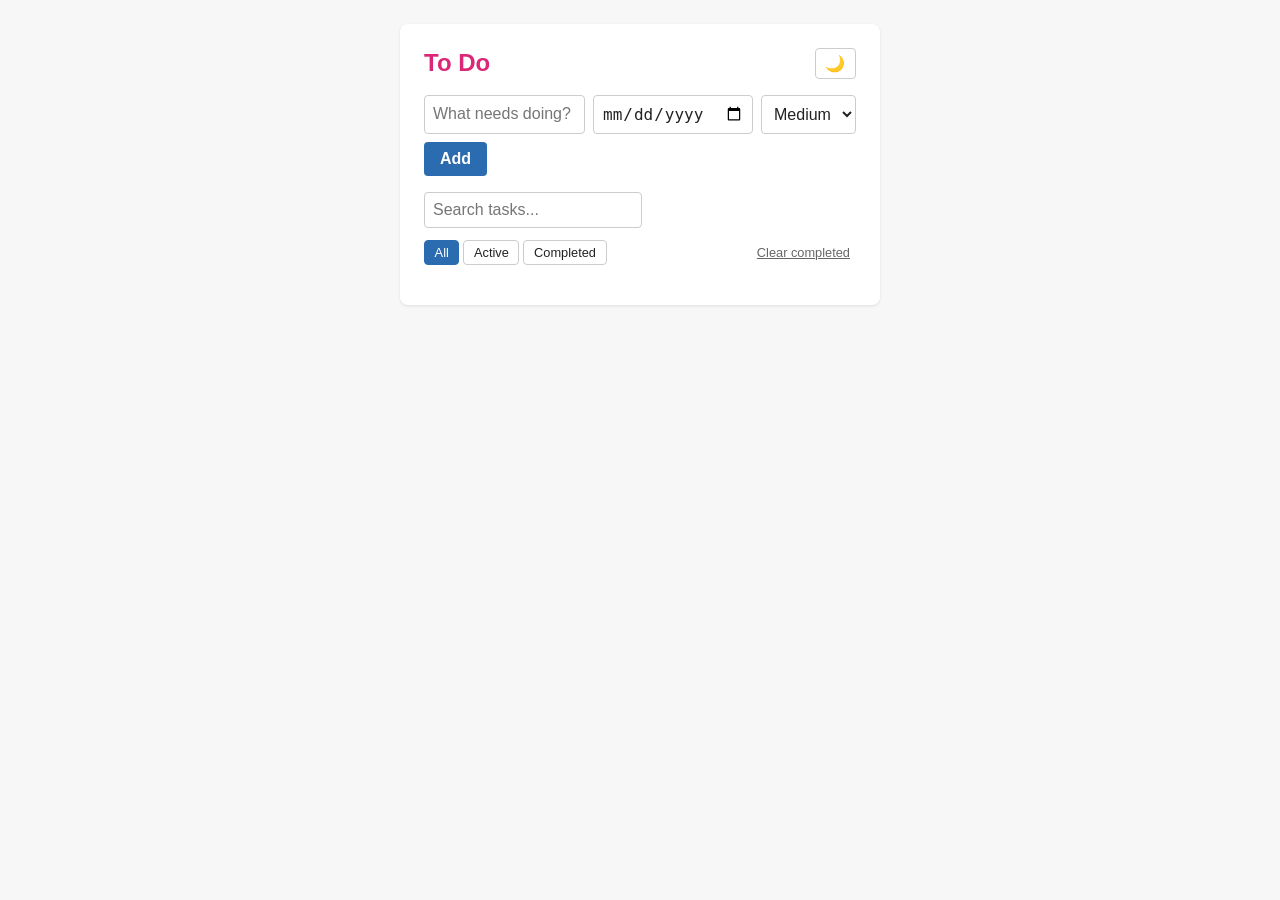
<file: ToDo/test.html>
<!doctype html>
<html lang="en">
<head>
  <meta charset="UTF-8">
  <meta name="viewport" content="width=device-width, initial-scale=1.0">
  <title>To Do - Test</title>
  <style>
* {
  box-sizing: border-box;
}

:root {
  --bg: #f7f7f8;
  --surface: #fff;
  --text: #222;
  --muted: #666;
  --border: #eee;
  --input-border: #ccc;
  --accent: #2b6cb0;
  --accent-hover: #235a92;
  --shadow: rgba(0, 0, 0, 0.1);
}

[data-theme="dark"] {
  --bg: #17181c;
  --surface: #23252b;
  --text: #eee;
  --muted: #999;
  --border: #333;
  --input-border: #444;
  --accent: #4a8fd6;
  --accent-hover: #5a9fe6;
  --shadow: rgba(0, 0, 0, 0.4);
}

body {
  margin: 0;
  padding: 1.5rem;
  font-family: -apple-system, Segoe UI, Roboto, Arial, sans-serif;
  background: var(--bg);
  color: var(--text);
  transition: background-color 0.2s, color 0.2s;
}

main {
  max-width: 480px;
  margin: 0 auto;
  background: var(--surface);
  border-radius: 8px;
  padding: 1.5rem;
  box-shadow: 0 1px 3px var(--shadow);
}

.header-row {
  display: flex;
  align-items: center;
  justify-content: space-between;
  margin-bottom: 1rem;
}

h1 {
  margin: 0;
  font-size: 1.5rem;
  color: #db2777;
}

#theme-toggle {
  border: 1px solid var(--input-border);
  background: transparent;
  color: var(--text);
  border-radius: 4px;
  padding: 0.3rem 0.6rem;
  cursor: pointer;
  font-size: 1rem;
  height: fit-content;
  transition: background-color 0.2s;
}

#theme-toggle:hover {
  background: var(--border);
}

#add-form {
  display: flex;
  gap: 0.5rem;
  margin-bottom: 1rem;
  flex-wrap: wrap;
}

#task-input, #due-date-input, #priority-input {
  padding: 0.5rem;
  font-size: 1rem;
  border: 1px solid var(--input-border);
  border-radius: 4px;
  background: var(--surface);
  color: var(--text);
}

#task-input {
  flex: 1;
  min-width: 150px;
}

#due-date-input {
  flex: 0 1 150px;
}

#priority-input {
  flex: 0 1 auto;
}

#add-form button[type="submit"] {
  padding: 0.5rem 1rem;
  font-size: 1rem;
  border: none;
  border-radius: 4px;
  background: var(--accent);
  color: #fff;
  cursor: pointer;
  font-weight: 600;
  transition: background-color 0.2s;
}

#add-form button[type="submit"]:hover {
  background: var(--accent-hover);
}

#search-input {
  flex: 1;
  padding: 0.5rem;
  font-size: 1rem;
  border: 1px solid var(--input-border);
  border-radius: 4px;
  background: var(--surface);
  color: var(--text);
  margin-bottom: 0.75rem;
}

@keyframes fadeIn {
  from {
    opacity: 0;
    transform: translateY(-10px);
  }
  to {
    opacity: 1;
    transform: translateY(0);
  }
}

@keyframes slideOut {
  from {
    opacity: 1;
    transform: translateX(0);
  }
  to {
    opacity: 0;
    transform: translateX(100%);
  }
}

@keyframes checkPulse {
  0%, 100% {
    transform: scale(1);
  }
  50% {
    transform: scale(1.2);
  }
}

.filter-row {
  display: flex;
  align-items: center;
  justify-content: space-between;
  margin-bottom: 0.75rem;
  gap: 0.5rem;
  flex-wrap: wrap;
}

#filters {
  display: flex;
  gap: 0.25rem;
}

.filter-btn {
  border: 1px solid var(--input-border);
  background: transparent;
  color: var(--text);
  border-radius: 4px;
  padding: 0.25rem 0.6rem;
  font-size: 0.8rem;
  cursor: pointer;
  transition: background-color 0.2s, border-color 0.2s;
}

.filter-btn.active {
  background: var(--accent);
  border-color: var(--accent);
  color: #fff;
}

#clear-completed {
  border: none;
  background: transparent;
  color: var(--muted);
  font-size: 0.8rem;
  cursor: pointer;
  text-decoration: underline;
  transition: color 0.2s;
}

#clear-completed:hover {
  color: var(--text);
}

#task-list {
  list-style: none;
  margin: 0;
  padding: 0;
}

#task-list li {
  display: flex;
  align-items: flex-start;
  gap: 0.5rem;
  padding: 0.75rem 0;
  border-bottom: 1px solid var(--border);
  animation: fadeIn 0.3s ease-out;
}

#task-list li.removing {
  animation: slideOut 0.3s ease-out forwards;
}

#task-list li:last-child {
  border-bottom: none;
}

#task-list li input[type="checkbox"] {
  margin-top: 0.2rem;
  cursor: pointer;
  transition: transform 0.2s ease;
  flex-shrink: 0;
}

#task-list li input[type="checkbox"]:checked {
  animation: checkPulse 0.4s ease;
}

#task-list li.done span.text {
  text-decoration: line-through;
  color: var(--muted);
}

#task-list li .task-info {
  display: flex;
  flex-direction: column;
  flex: 1;
  gap: 0.2rem;
}

#task-list li span.text {
  word-break: break-word;
  cursor: text;
}

#task-list li input.edit-input {
  flex: 1;
  padding: 0.2rem 0.4rem;
  font-size: 1rem;
  border: 1px solid var(--accent);
  border-radius: 4px;
  background: var(--surface);
  color: var(--text);
}

.priority-badge {
  font-size: 0.65rem;
  font-weight: 700;
  padding: 0.2rem 0.5rem;
  border-radius: 999px;
  text-transform: uppercase;
  color: #fff;
  white-space: nowrap;
  flex-shrink: 0;
  margin-top: 0.15rem;
}

.priority-high {
  background: #c53030;
}

.priority-medium {
  background: #b7791f;
}

.priority-low {
  background: #2f855a;
}

#task-list li button.delete {
  border: none;
  background: transparent;
  color: #c53030;
  font-size: 1.1rem;
  cursor: pointer;
  line-height: 1;
  padding: 0.2rem 0.4rem;
  transition: opacity 0.2s;
  flex-shrink: 0;
}

#task-list li button.delete:hover {
  opacity: 0.7;
}

.due-date {
  font-size: 0.75rem;
  color: var(--muted);
  font-weight: 500;
}

.due-date.overdue {
  color: #c53030;
  font-weight: 600;
}

.due-date.today {
  color: #b7791f;
  font-weight: 600;
}

.due-date.upcoming {
  color: #2f855a;
}

#count {
  margin: 1rem 0 0;
  font-size: 0.85rem;
  color: var(--muted);
}
  </style>
</head>
<body>
  <main>
    <div class="header-row">
      <h1>To Do</h1>
      <button type="button" id="theme-toggle" aria-label="Toggle dark mode">🌙</button>
    </div>
    <form id="add-form">
      <input type="text" id="task-input" placeholder="What needs doing? (press / to focus)" autocomplete="off">
      <input type="date" id="due-date-input">
      <select id="priority-input">
        <option value="low">Low</option>
        <option value="medium" selected>Medium</option>
        <option value="high">High</option>
      </select>
      <button type="submit">Add</button>
    </form>
    <input type="text" id="search-input" placeholder="Search tasks..." autocomplete="off">
    <div class="filter-row">
      <div id="filters">
        <button type="button" class="filter-btn active" data-filter="all">All</button>
        <button type="button" class="filter-btn" data-filter="active">Active</button>
        <button type="button" class="filter-btn" data-filter="completed">Completed</button>
      </div>
      <button type="button" id="clear-completed">Clear completed</button>
    </div>
    <ul id="task-list"></ul>
    <p id="count"></p>
  </main>

  <script>
const STORAGE_KEY = "todo-tasks";
const THEME_KEY = "todo-theme";
const MAX_TASK_LENGTH = 500;
const MAX_TASKS = 1000;
const VALID_PRIORITIES = ["low", "medium", "high"];

const form = document.getElementById("add-form");
const input = document.getElementById("task-input");
const dueDateInput = document.getElementById("due-date-input");
const priorityInput = document.getElementById("priority-input");
const list = document.getElementById("task-list");
const count = document.getElementById("count");
const themeToggle = document.getElementById("theme-toggle");
const filterButtons = document.querySelectorAll(".filter-btn");
const clearCompletedBtn = document.getElementById("clear-completed");
const searchInput = document.getElementById("search-input");

const PRIORITY_ORDER = { high: 0, medium: 1, low: 2 };

let tasks = loadTasks();
let filter = "all";
let searchQuery = "";

function generateId() {
  return `${Date.now()}-${Math.random().toString(36).substr(2, 9)}`;
}

function isValidTask(task) {
  return (
    task &&
    typeof task.id !== "undefined" &&
    typeof task.text === "string" &&
    task.text.length > 0 &&
    task.text.length <= MAX_TASK_LENGTH &&
    typeof task.done === "boolean" &&
    VALID_PRIORITIES.includes(task.priority) &&
    (task.dueDate === undefined || task.dueDate === null || typeof task.dueDate === "string")
  );
}

function loadTasks() {
  try {
    const data = JSON.parse(localStorage.getItem(STORAGE_KEY));
    if (!Array.isArray(data)) return [];
    return data.filter(isValidTask);
  } catch {
    return [];
  }
}

function saveTasks() {
  localStorage.setItem(STORAGE_KEY, JSON.stringify(tasks));
}

function getDueDateStatus(dueDate) {
  if (!dueDate) return null;
  const today = new Date();
  today.setHours(0, 0, 0, 0);
  const due = new Date(dueDate);
  due.setHours(0, 0, 0, 0);
  const diff = due - today;

  if (diff < 0) return "overdue";
  if (diff === 0) return "today";
  return "upcoming";
}

function getVisibleTasks() {
  const filtered = tasks.filter((t) => {
    const statusMatch = filter === "all" ? true : filter === "active" ? !t.done : t.done;
    const searchMatch = searchQuery === "" || t.text.toLowerCase().includes(searchQuery.toLowerCase());
    return statusMatch && searchMatch;
  });

  return filtered.slice().sort((a, b) => {
    const statusA = getDueDateStatus(a.dueDate);
    const statusB = getDueDateStatus(b.dueDate);

    const dueDateOrder = { overdue: 0, today: 1, upcoming: 2, null: 3 };
    const statusOrderA = dueDateOrder[statusA];
    const statusOrderB = dueDateOrder[statusB];

    if (statusOrderA !== statusOrderB) return statusOrderA - statusOrderB;

    if (statusA && statusB && a.dueDate && b.dueDate) {
      const dateA = new Date(a.dueDate);
      const dateB = new Date(b.dueDate);
      if (dateA - dateB !== 0) return dateA - dateB;
    }

    return PRIORITY_ORDER[a.priority] - PRIORITY_ORDER[b.priority];
  });
}

function formatDueDate(dueDate) {
  if (!dueDate) return null;
  const date = new Date(dueDate);
  const today = new Date();
  today.setHours(0, 0, 0, 0);

  const due = new Date(date);
  due.setHours(0, 0, 0, 0);

  const diff = due - today;
  const daysFromNow = Math.ceil(diff / (1000 * 60 * 60 * 24));

  if (daysFromNow < 0) return `Overdue: ${date.toLocaleDateString()}`;
  if (daysFromNow === 0) return "Due today";
  if (daysFromNow === 1) return "Due tomorrow";
  return `Due: ${date.toLocaleDateString()}`;
}

function render() {
  list.innerHTML = "";
  getVisibleTasks().forEach((task) => {
    const li = document.createElement("li");
    li.className = task.done ? "done" : "";
    li.setAttribute("data-id", task.id);

    const checkbox = document.createElement("input");
    checkbox.type = "checkbox";
    checkbox.checked = task.done;
    checkbox.addEventListener("change", () => toggleTask(task.id));

    const badge = document.createElement("span");
    badge.className = `priority-badge priority-${task.priority}`;
    badge.textContent = task.priority;

    const taskInfo = document.createElement("div");
    taskInfo.className = "task-info";

    const text = document.createElement("span");
    text.className = "text";
    text.textContent = task.text;
    text.title = "Double-click to edit";
    text.addEventListener("dblclick", () => startEditing(task.id, li, text));

    taskInfo.appendChild(text);

    if (task.dueDate) {
      const dueSpan = document.createElement("span");
      dueSpan.className = "due-date";
      const status = getDueDateStatus(task.dueDate);
      if (status) dueSpan.classList.add(status);
      dueSpan.textContent = formatDueDate(task.dueDate);
      taskInfo.appendChild(dueSpan);
    }

    const deleteBtn = document.createElement("button");
    deleteBtn.className = "delete";
    deleteBtn.textContent = "✕";
    deleteBtn.addEventListener("click", () => deleteTask(task.id));

    li.append(checkbox, badge, taskInfo, deleteBtn);
    list.appendChild(li);
  });

  const remaining = tasks.filter((t) => !t.done).length;
  count.textContent = tasks.length
    ? `${remaining} of ${tasks.length} remaining`
    : "";
}

function startEditing(id, li, textEl) {
  const editInput = document.createElement("input");
  editInput.type = "text";
  editInput.className = "edit-input";
  editInput.value = textEl.textContent;

  li.replaceChild(editInput, textEl);
  editInput.focus();
  editInput.select();

  const finish = (save) => {
    if (save) {
      const value = editInput.value.trim();
      if (value) editTask(id, value);
      else render();
    } else {
      render();
    }
  };

  editInput.addEventListener("blur", () => finish(true));
  editInput.addEventListener("keydown", (e) => {
    if (e.key === "Enter") finish(true);
    if (e.key === "Escape") finish(false);
  });
}

function addTask(text, priority, dueDate) {
  text = text.trim();
  if (!VALID_PRIORITIES.includes(priority)) {
    console.error("Invalid priority:", priority);
    return;
  }
  if (!text || text.length > MAX_TASK_LENGTH) {
    alert(`Task must be 1-${MAX_TASK_LENGTH} characters`);
    return;
  }
  if (tasks.length >= MAX_TASKS) {
    alert(`Maximum ${MAX_TASKS} tasks allowed`);
    return;
  }
  tasks.push({ id: generateId(), text, done: false, priority, dueDate: dueDate || null });
  saveTasks();
  render();
}

function toggleTask(id) {
  const task = tasks.find((t) => t.id === id);
  if (task) task.done = !task.done;
  saveTasks();
  render();
}

function deleteTask(id) {
  const li = list.querySelector(`li[data-id="${id}"]`);
  if (li) {
    li.classList.add("removing");
    setTimeout(() => {
      tasks = tasks.filter((t) => t.id !== id);
      saveTasks();
      render();
    }, 300);
  } else {
    tasks = tasks.filter((t) => t.id !== id);
    saveTasks();
    render();
  }
}

function editTask(id, text) {
  text = text.trim();
  if (!text || text.length > MAX_TASK_LENGTH) {
    console.error("Invalid task text length");
    return;
  }
  const task = tasks.find((t) => t.id === id);
  if (task) {
    task.text = text;
    saveTasks();
    render();
  }
}

function clearCompleted() {
  tasks = tasks.filter((t) => !t.done);
  saveTasks();
  render();
}

form.addEventListener("submit", (e) => {
  e.preventDefault();
  const text = input.value.trim();
  const priority = priorityInput.value;
  const dueDate = dueDateInput.value;

  if (!text) return;
  if (text.length > MAX_TASK_LENGTH) {
    alert(`Task must be 1-${MAX_TASK_LENGTH} characters`);
    return;
  }
  if (!VALID_PRIORITIES.includes(priority)) {
    alert("Invalid priority selected");
    return;
  }

  addTask(text, priority, dueDate);
  input.value = "";
  dueDateInput.value = "";
  input.focus();
});

function applyTheme(theme) {
  if (theme === "dark") {
    document.documentElement.setAttribute("data-theme", "dark");
    themeToggle.textContent = "☀️";
  } else {
    document.documentElement.removeAttribute("data-theme");
    themeToggle.textContent = "🌙";
  }
}

function loadTheme() {
  const saved = localStorage.getItem(THEME_KEY);
  if (saved) return saved;
  return window.matchMedia && window.matchMedia("(prefers-color-scheme: dark)").matches
    ? "dark"
    : "light";
}

themeToggle.addEventListener("click", () => {
  const current = document.documentElement.getAttribute("data-theme") === "dark" ? "dark" : "light";
  const next = current === "dark" ? "light" : "dark";
  localStorage.setItem(THEME_KEY, next);
  applyTheme(next);
});

filterButtons.forEach((btn) => {
  btn.addEventListener("click", () => {
    filter = btn.dataset.filter;
    filterButtons.forEach((b) => b.classList.toggle("active", b === btn));
    render();
  });
});

clearCompletedBtn.addEventListener("click", clearCompleted);

searchInput.addEventListener("input", (e) => {
  searchQuery = e.target.value;
  render();
});

document.addEventListener("keydown", (e) => {
  const tag = document.activeElement.tagName;
  const isTyping = tag === "INPUT" || tag === "TEXTAREA" || tag === "SELECT";
  if (e.key === "/" && !isTyping) {
    e.preventDefault();
    input.focus();
  }
});

applyTheme(loadTheme());
render();
  </script>
</body>
</html>
</file>
<file: ExpensesTracker/style.css>
:root{
  --bg:#EEF2F3; --surface:#FFFFFF; --surface-2:#F6F8F9; --ink:#14212A; --muted:#5B6B75; --line:#D9E1E5;
  --accent:#0B6E63; --accent-ink:#FFFFFF; --accent-soft:#DDEFEC; --warn:#A45A00; --warn-soft:#FBEBD5;
  --danger:#B42318; --danger-soft:#FDE7E5; --paper:#FFFFFF; --paper-edge:#E3E8EA;
  --c1:#2a78d6; --c2:#eb6834; --c3:#1baf7a; --c4:#eda100; --c5:#e87ba4; --c6:#008300; --c7:#4a3aa7; --c8:#e34948; --c9:#6b7780; --c10:#a3aab0;
  --shadow:0 1px 2px rgba(20,33,42,.06),0 8px 24px rgba(20,33,42,.06);
  --display:"Bricolage Grotesque",ui-sans-serif,system-ui,sans-serif;
  --body:"Manrope",ui-sans-serif,system-ui,-apple-system,"Segoe UI",sans-serif;
  --mono:"IBM Plex Mono",ui-monospace,SFMono-Regular,Menlo,monospace;
}
@media (prefers-color-scheme:dark){:root:not([data-theme="light"]){
  color-scheme:dark;
  --bg:#0F171C; --surface:#172229; --surface-2:#1D2A32; --ink:#E6EDF0; --muted:#95A6AF; --line:#2A3942;
  --accent:#3FB8A6; --accent-ink:#06201C; --accent-soft:#163A36; --warn:#F0B35A; --warn-soft:#3A2A12;
  --danger:#F2877D; --danger-soft:#3B1C1A; --paper:#1F2D35; --paper-edge:#2E3F48;
  --c1:#3987e5; --c2:#d95926; --c3:#199e70; --c4:#c98500; --c5:#d55181; --c6:#008300; --c7:#9085e9; --c8:#e66767; --c9:#8b98a1; --c10:#5f6b73;
  --shadow:0 1px 2px rgba(0,0,0,.3),0 8px 24px rgba(0,0,0,.25);
}}
:root[data-theme="dark"]{
  color-scheme:dark;
  --bg:#0F171C; --surface:#172229; --surface-2:#1D2A32; --ink:#E6EDF0; --muted:#95A6AF; --line:#2A3942;
  --accent:#3FB8A6; --accent-ink:#06201C; --accent-soft:#163A36; --warn:#F0B35A; --warn-soft:#3A2A12;
  --danger:#F2877D; --danger-soft:#3B1C1A; --paper:#1F2D35; --paper-edge:#2E3F48;
  --c1:#3987e5; --c2:#d95926; --c3:#199e70; --c4:#c98500; --c5:#d55181; --c6:#008300; --c7:#9085e9; --c8:#e66767; --c9:#8b98a1; --c10:#5f6b73;
  --shadow:0 1px 2px rgba(0,0,0,.3),0 8px 24px rgba(0,0,0,.25);
}
*{box-sizing:border-box}
[hidden]{display:none!important}
body{background:var(--bg);color:var(--ink);font:15px/1.5 var(--body);padding-inline:16px;padding-block:20px 48px}
.wrap{max-width:1080px;margin:0 auto;display:flex;flex-direction:column;gap:20px}
h1,h2,h3{font-family:var(--display);margin:0;text-wrap:balance;letter-spacing:-.01em}
h1{font-size:clamp(26px,4vw,34px)}
h2{font-size:19px}
.num{font-family:var(--mono);font-variant-numeric:tabular-nums}
.label{font-size:11.5px;text-transform:uppercase;letter-spacing:.08em;color:var(--muted);font-weight:600}
button,input,select{font:inherit;color:inherit}
button{cursor:pointer}
:focus-visible{outline:2px solid var(--accent);outline-offset:2px}
.btn{display:inline-flex;align-items:center;gap:8px;border:1px solid var(--line);background:var(--surface);padding:9px 14px;border-radius:10px;font-weight:600;font-size:14px}
.btn:hover{border-color:var(--muted)}
.btn.primary{background:var(--accent);border-color:var(--accent);color:var(--accent-ink)}
.btn.primary:hover{filter:brightness(1.08)}
.btn.ghost{border-color:transparent;background:transparent}
.btn.danger{color:var(--danger)}
.btn.small{padding:6px 10px;font-size:13px;border-radius:8px}
.btn svg{width:18px;height:18px;flex:none}

header.top{display:flex;flex-wrap:wrap;align-items:flex-end;justify-content:space-between;gap:16px}
header.top p{margin:4px 0 0;color:var(--muted)}
.actions{display:flex;gap:8px;flex-wrap:wrap}

/* Upload zone */
.drop{border:1.5px dashed var(--line);background:var(--surface);border-radius:16px;padding:22px;display:flex;align-items:center;gap:20px;flex-wrap:wrap;transition:border-color .15s,background .15s}
.drop.over{border-color:var(--accent);background:var(--accent-soft)}
.drop .icon{width:52px;height:52px;border-radius:14px;background:var(--accent-soft);color:var(--accent);display:grid;place-items:center;flex:none}
.drop .icon svg{width:26px;height:26px}
.drop .txt{flex:1 1 240px}
.drop .txt strong{display:block;font-size:16px}
.drop .txt span{color:var(--muted);font-size:13.5px}
.btn.upload{padding:12px 18px;font-size:15px}

/* Summary */
.summary{display:grid;grid-template-columns:repeat(3,minmax(0,1fr));gap:12px}
.stat{background:var(--surface);border-radius:14px;padding:16px 18px;box-shadow:var(--shadow);display:flex;flex-direction:column;gap:4px}
.stat .big{font-family:var(--mono);font-size:24px;font-weight:600;font-variant-numeric:tabular-nums}
.stat .sub{color:var(--muted);font-size:13px}
@media (max-width:720px){.summary{grid-template-columns:1fr}}

.grid2{display:grid;grid-template-columns:minmax(0,1fr) 320px;gap:20px;align-items:start}
@media (max-width:880px){.grid2{grid-template-columns:1fr}}
.panel{background:var(--surface);border-radius:16px;box-shadow:var(--shadow);padding:18px}
.panel-head{display:flex;justify-content:space-between;align-items:center;gap:12px;flex-wrap:wrap;margin-bottom:12px}
.filters{display:flex;gap:8px;flex-wrap:wrap}
select,input[type=text],input[type=number],input[type=date]{background:var(--surface-2);border:1px solid var(--line);border-radius:9px;padding:8px 10px;min-width:0}
select:focus,input:focus{border-color:var(--accent);outline:none}

.range{display:inline-flex;gap:6px;align-items:center;flex-wrap:wrap}
.range input{width:150px}
.pie-panel{display:grid;grid-template-columns:220px minmax(0,1fr);gap:28px;align-items:center}
@media (max-width:640px){.pie-panel{grid-template-columns:1fr;justify-items:center}.pie-side{width:100%}}
.pie-chart{position:relative;width:220px;max-width:100%;aspect-ratio:1}
.pie-chart svg{width:100%;height:100%;display:block;overflow:visible}
.pie-chart path{cursor:pointer;stroke:var(--surface);stroke-width:2;transition:opacity .15s,transform .15s;transform-origin:100px 100px}
.pie-chart path.dim{opacity:.3}
.pie-chart path.hot{transform:scale(1.035)}
.pie-center{position:absolute;inset:0;display:flex;flex-direction:column;align-items:center;justify-content:center;text-align:center;pointer-events:none;padding:0 54px}
.pie-center .v{font-family:var(--mono);font-weight:600;font-size:16px;font-variant-numeric:tabular-nums;line-height:1.2}
.pie-center .k{font-size:11.5px;color:var(--muted);font-weight:600;line-height:1.25}
.pie-legend{display:flex;flex-direction:column}
.lg{display:grid;grid-template-columns:12px minmax(0,1fr) auto 48px;gap:10px;align-items:center;padding:7px 6px;border:0;background:none;text-align:left;border-radius:8px;width:100%}
.lg:hover,.lg.hot{background:var(--surface-2)}
.lg.sel{background:var(--accent-soft)}
.lg .sw{width:12px;height:12px;border-radius:3px}
.lg .nm{font-weight:600;font-size:14px;white-space:nowrap;overflow:hidden;text-overflow:ellipsis}
.lg .am,.lg .pc{font-family:var(--mono);font-variant-numeric:tabular-nums;font-size:13.5px;text-align:right}
.lg .pc{color:var(--muted)}
.banner{background:var(--warn-soft);color:var(--warn);border-radius:10px;padding:9px 12px;font-size:13.5px;font-weight:600;margin-bottom:12px}

/* List */
.list{display:flex;flex-direction:column}
.row{display:grid;grid-template-columns:44px minmax(0,1fr) auto;gap:12px;align-items:center;padding:12px 4px;border-top:1px solid var(--line)}
.row:first-child{border-top:0}
.thumb{width:44px;height:44px;border-radius:10px;background:var(--surface-2);border:1px solid var(--line);object-fit:cover;display:grid;place-items:center;color:var(--muted)}
.thumb svg{width:20px;height:20px}
.row .main{min-width:0}
.row .merchant{font-weight:700;white-space:nowrap;overflow:hidden;text-overflow:ellipsis}
.meta{display:flex;flex-wrap:wrap;gap:6px;align-items:center;margin-top:3px;font-size:12.5px;color:var(--muted)}
.chip{display:inline-flex;align-items:center;gap:5px;padding:2px 8px;border-radius:999px;background:var(--surface-2);border:1px solid var(--line);font-size:12px;color:var(--ink);font-weight:600}
.chip .dot{width:7px;height:7px;border-radius:50%}
.row .right{text-align:right;display:flex;flex-direction:column;align-items:flex-end;gap:4px}
.row .amt{font-family:var(--mono);font-weight:600;font-size:15.5px;font-variant-numeric:tabular-nums;white-space:nowrap}
.row .rowbtns{display:flex;gap:2px}
.empty{color:var(--muted);text-align:center;padding:28px 8px}

/* Category breakdown */
.cats{display:flex;flex-direction:column;gap:14px}
.cat{display:flex;flex-direction:column;gap:4px}
.cat .top{display:flex;justify-content:space-between;gap:8px;font-size:13.5px}
.cat .top b{font-weight:600}
.bar{height:8px;border-radius:99px;background:var(--surface-2);overflow:hidden}
.bar i{display:block;height:100%;border-radius:99px}

/* Modal */
.scrim{position:fixed;inset:0;background:rgba(10,18,24,.5);display:flex;align-items:flex-start;justify-content:center;padding:max(24px,env(safe-area-inset-top,0px)) 16px 24px;overflow-y:auto;z-index:20}
.modal{background:var(--surface);border-radius:18px;width:100%;max-width:820px;box-shadow:0 20px 60px rgba(0,0,0,.3);display:grid;grid-template-columns:300px minmax(0,1fr);overflow:hidden}
@media (max-width:760px){.modal{grid-template-columns:1fr}}
.receipt-side{background:var(--surface-2);padding:18px;display:flex;flex-direction:column;gap:12px;border-right:1px solid var(--line)}
.receipt-side img{width:100%;max-height:420px;object-fit:contain;border-radius:10px;background:var(--paper);border:1px solid var(--paper-edge)}
.noimg{border:1px dashed var(--line);border-radius:10px;padding:30px 12px;text-align:center;color:var(--muted);font-size:13px}
.scan-state{display:flex;align-items:center;gap:10px;font-size:13.5px;font-weight:600}
.scan-state.ok{color:var(--accent)} .scan-state.err{color:var(--danger)} .scan-state.busy{color:var(--muted)}
.spinner{width:16px;height:16px;border-radius:50%;border:2px solid var(--line);border-top-color:var(--accent);animation:spin .8s linear infinite;flex:none}
@keyframes spin{to{transform:rotate(360deg)}}
.scanline{position:relative;overflow:hidden;border-radius:10px}
.scanline::after{content:"";position:absolute;left:0;right:0;height:40px;top:-40px;background:linear-gradient(180deg,transparent,color-mix(in srgb,var(--accent) 35%,transparent),transparent);animation:scan 1.6s ease-in-out infinite}
@keyframes scan{to{top:100%}}
@media (prefers-reduced-motion:reduce){.spinner,.scanline::after{animation:none}}
.form-side{padding:20px;display:flex;flex-direction:column;gap:14px}
.form-grid{display:grid;grid-template-columns:1fr 1fr;gap:12px}
.form-grid .full{grid-column:1/-1}
@media (max-width:460px){.form-grid{grid-template-columns:1fr}}
.field{display:flex;flex-direction:column;gap:5px}
.field label{font-size:12.5px;font-weight:600;color:var(--muted)}
.field input,.field select{width:100%}
.amtwrap{display:grid;grid-template-columns:86px minmax(0,1fr);gap:6px}
.amtwrap input{font-family:var(--mono)}
.field.flag input,.field.flag select{border-color:var(--warn);background:var(--warn-soft)}
.items{font-size:12.5px;color:var(--muted);background:var(--surface-2);border-radius:10px;padding:10px 12px;max-height:150px;overflow:auto}
.items div{display:flex;justify-content:space-between;gap:10px}
.ocr summary{cursor:pointer;font-size:13px;font-weight:600}
.ocr pre{margin:8px 0 0;font:12px/1.45 var(--mono);white-space:pre-wrap;word-break:break-word;background:var(--paper);border:1px solid var(--paper-edge);border-radius:10px;padding:10px;max-height:220px;overflow:auto}
.bmodal{background:var(--surface);border-radius:18px;width:100%;max-width:520px;box-shadow:0 20px 60px rgba(0,0,0,.3);padding:20px;display:flex;flex-direction:column;gap:14px}
.bgrid{display:grid;grid-template-columns:minmax(0,1fr) 130px;gap:8px 12px;align-items:center}
.bgrid label{display:flex;align-items:center;gap:8px;font-weight:600;font-size:14px}
.bgrid label .dot{width:9px;height:9px;border-radius:50%;flex:none}
.bgrid input{font-family:var(--mono);text-align:right;width:100%}
.btotal{display:flex;justify-content:space-between;border-top:1px solid var(--line);padding-top:10px;font-weight:700}
.catfoot{display:flex;justify-content:flex-end;font-size:12px;line-height:1.3}
.pill{font-size:11.5px;font-weight:700;padding:1px 8px;border-radius:999px}
.pill.over{background:var(--danger-soft);color:var(--danger)}
.pill.near{background:var(--warn-soft);color:var(--warn)}
.linkbtn{background:none;border:0;padding:0;color:var(--accent);font-weight:700;text-decoration:underline;text-underline-offset:2px}
.modal-foot{display:flex;justify-content:space-between;gap:8px;flex-wrap:wrap;margin-top:4px}
.confirm{background:var(--danger-soft);color:var(--danger);border-radius:10px;padding:10px 12px;font-size:13.5px;display:flex;gap:8px;align-items:center;flex-wrap:wrap;justify-content:space-between}

.toast{position:fixed;left:50%;bottom:calc(20px + env(safe-area-inset-bottom,0px));transform:translateX(-50%);background:var(--ink);color:var(--bg);padding:10px 16px;border-radius:10px;font-weight:600;font-size:14px;z-index:40;box-shadow:var(--shadow)}
.note{font-size:12.5px;color:var(--muted)}
</file>
<file: ToDo/style.css>
* {
  box-sizing: border-box;
}

:root {
  --bg: #f7f7f8;
  --surface: #fff;
  --text: #222;
  --muted: #666;
  --border: #eee;
  --input-border: #ccc;
  --accent: #2b6cb0;
  --accent-hover: #235a92;
  --shadow: rgba(0, 0, 0, 0.1);
}

[data-theme="dark"] {
  --bg: #17181c;
  --surface: #23252b;
  --text: #eee;
  --muted: #999;
  --border: #333;
  --input-border: #444;
  --accent: #4a8fd6;
  --accent-hover: #5a9fe6;
  --shadow: rgba(0, 0, 0, 0.4);
}

body {
  margin: 0;
  padding: 1.5rem;
  font-family: -apple-system, Segoe UI, Roboto, Arial, sans-serif;
  background: var(--bg);
  color: var(--text);
}

main {
  max-width: 480px;
  margin: 0 auto;
  background: var(--surface);
  border-radius: 8px;
  padding: 1.5rem;
  box-shadow: 0 1px 3px var(--shadow);
}

.header-row {
  display: flex;
  align-items: center;
  justify-content: space-between;
}

h1 {
  margin-top: 0;
  font-size: 1.5rem;
  color: #db2777;
}

#theme-toggle {
  border: 1px solid var(--input-border);
  background: transparent;
  color: var(--text);
  border-radius: 4px;
  padding: 0.3rem 0.6rem;
  cursor: pointer;
  font-size: 1rem;
  height: fit-content;
}

#add-form {
  display: flex;
  gap: 0.5rem;
  margin-bottom: 1rem;
  flex-wrap: wrap;
}

#task-input {
  flex: 1;
  padding: 0.5rem;
  font-size: 1rem;
  border: 1px solid var(--input-border);
  border-radius: 4px;
  background: var(--surface);
  color: var(--text);
}

#priority-input {
  padding: 0.5rem;
  font-size: 1rem;
  border: 1px solid var(--input-border);
  border-radius: 4px;
  background: var(--surface);
  color: var(--text);
}

#add-form button[type="submit"] {
  padding: 0.5rem 1rem;
  font-size: 1rem;
  border: none;
  border-radius: 4px;
  background: var(--accent);
  color: #fff;
  cursor: pointer;
}

#add-form button[type="submit"]:hover {
  background: var(--accent-hover);
}

#due-date-input {
  padding: 0.5rem;
  font-size: 1rem;
  border: 1px solid var(--input-border);
  border-radius: 4px;
  background: var(--surface);
  color: var(--text);
  flex: 0 1 150px;
}

#search-input {
  flex: 1;
  padding: 0.5rem;
  font-size: 1rem;
  border: 1px solid var(--input-border);
  border-radius: 4px;
  background: var(--surface);
  color: var(--text);
}

@keyframes fadeIn {
  from {
    opacity: 0;
    transform: translateY(-10px);
  }
  to {
    opacity: 1;
    transform: translateY(0);
  }
}

@keyframes slideOut {
  from {
    opacity: 1;
    transform: translateX(0);
  }
  to {
    opacity: 0;
    transform: translateX(100%);
  }
}

@keyframes checkPulse {
  0%, 100% {
    transform: scale(1);
  }
  50% {
    transform: scale(1.2);
  }
}

#task-list li {
  display: flex;
  align-items: center;
  gap: 0.5rem;
  padding: 0.5rem 0;
  border-bottom: 1px solid var(--border);
  animation: fadeIn 0.3s ease-out;
}

#task-list li.removing {
  animation: slideOut 0.3s ease-out forwards;
}

#task-list li input[type="checkbox"] {
  transition: transform 0.2s ease;
}

#task-list li input[type="checkbox"]:checked {
  animation: checkPulse 0.4s ease;
}

.filter-row {
  display: flex;
  align-items: center;
  justify-content: space-between;
  margin-bottom: 0.75rem;
  gap: 0.5rem;
  flex-wrap: wrap;
}

#filters {
  display: flex;
  gap: 0.25rem;
}

.filter-btn {
  border: 1px solid var(--input-border);
  background: transparent;
  color: var(--text);
  border-radius: 4px;
  padding: 0.25rem 0.6rem;
  font-size: 0.8rem;
  cursor: pointer;
}

.filter-btn.active {
  background: var(--accent);
  border-color: var(--accent);
  color: #fff;
}

#clear-completed {
  border: none;
  background: transparent;
  color: var(--muted);
  font-size: 0.8rem;
  cursor: pointer;
  text-decoration: underline;
}

#clear-completed:hover {
  color: var(--text);
}

#task-list {
  list-style: none;
  margin: 0;
  padding: 0;
}

#task-list li {
  display: flex;
  align-items: center;
  gap: 0.5rem;
  padding: 0.5rem 0;
  border-bottom: 1px solid var(--border);
}

#task-list li.done span.text {
  text-decoration: line-through;
  color: var(--muted);
}

#task-list li span.text {
  flex: 1;
  word-break: break-word;
  cursor: text;
}

#task-list li .task-info {
  display: flex;
  flex-direction: column;
  flex: 1;
  gap: 0.2rem;
}

#task-list li .due-date {
  font-size: 0.75rem;
  color: var(--muted);
  font-weight: 500;
}

#task-list li .due-date.overdue {
  color: #c53030;
  font-weight: 600;
}

#task-list li .due-date.today {
  color: #b7791f;
  font-weight: 600;
}

#task-list li .due-date.upcoming {
  color: #2f855a;
}

#task-list li input.edit-input {
  flex: 1;
  padding: 0.2rem 0.4rem;
  font-size: 1rem;
  border: 1px solid var(--accent);
  border-radius: 4px;
  background: var(--surface);
  color: var(--text);
}

.priority-badge {
  font-size: 0.7rem;
  font-weight: 600;
  padding: 0.15rem 0.5rem;
  border-radius: 999px;
  text-transform: uppercase;
  color: #fff;
  white-space: nowrap;
}

.priority-high {
  background: #c53030;
}

.priority-medium {
  background: #b7791f;
}

.priority-low {
  background: #2f855a;
}

#task-list li button.delete {
  border: none;
  background: transparent;
  color: #c53030;
  font-size: 1.1rem;
  cursor: pointer;
  line-height: 1;
}

#count {
  margin: 1rem 0 0;
  font-size: 0.85rem;
  color: var(--muted);
}
</file>
